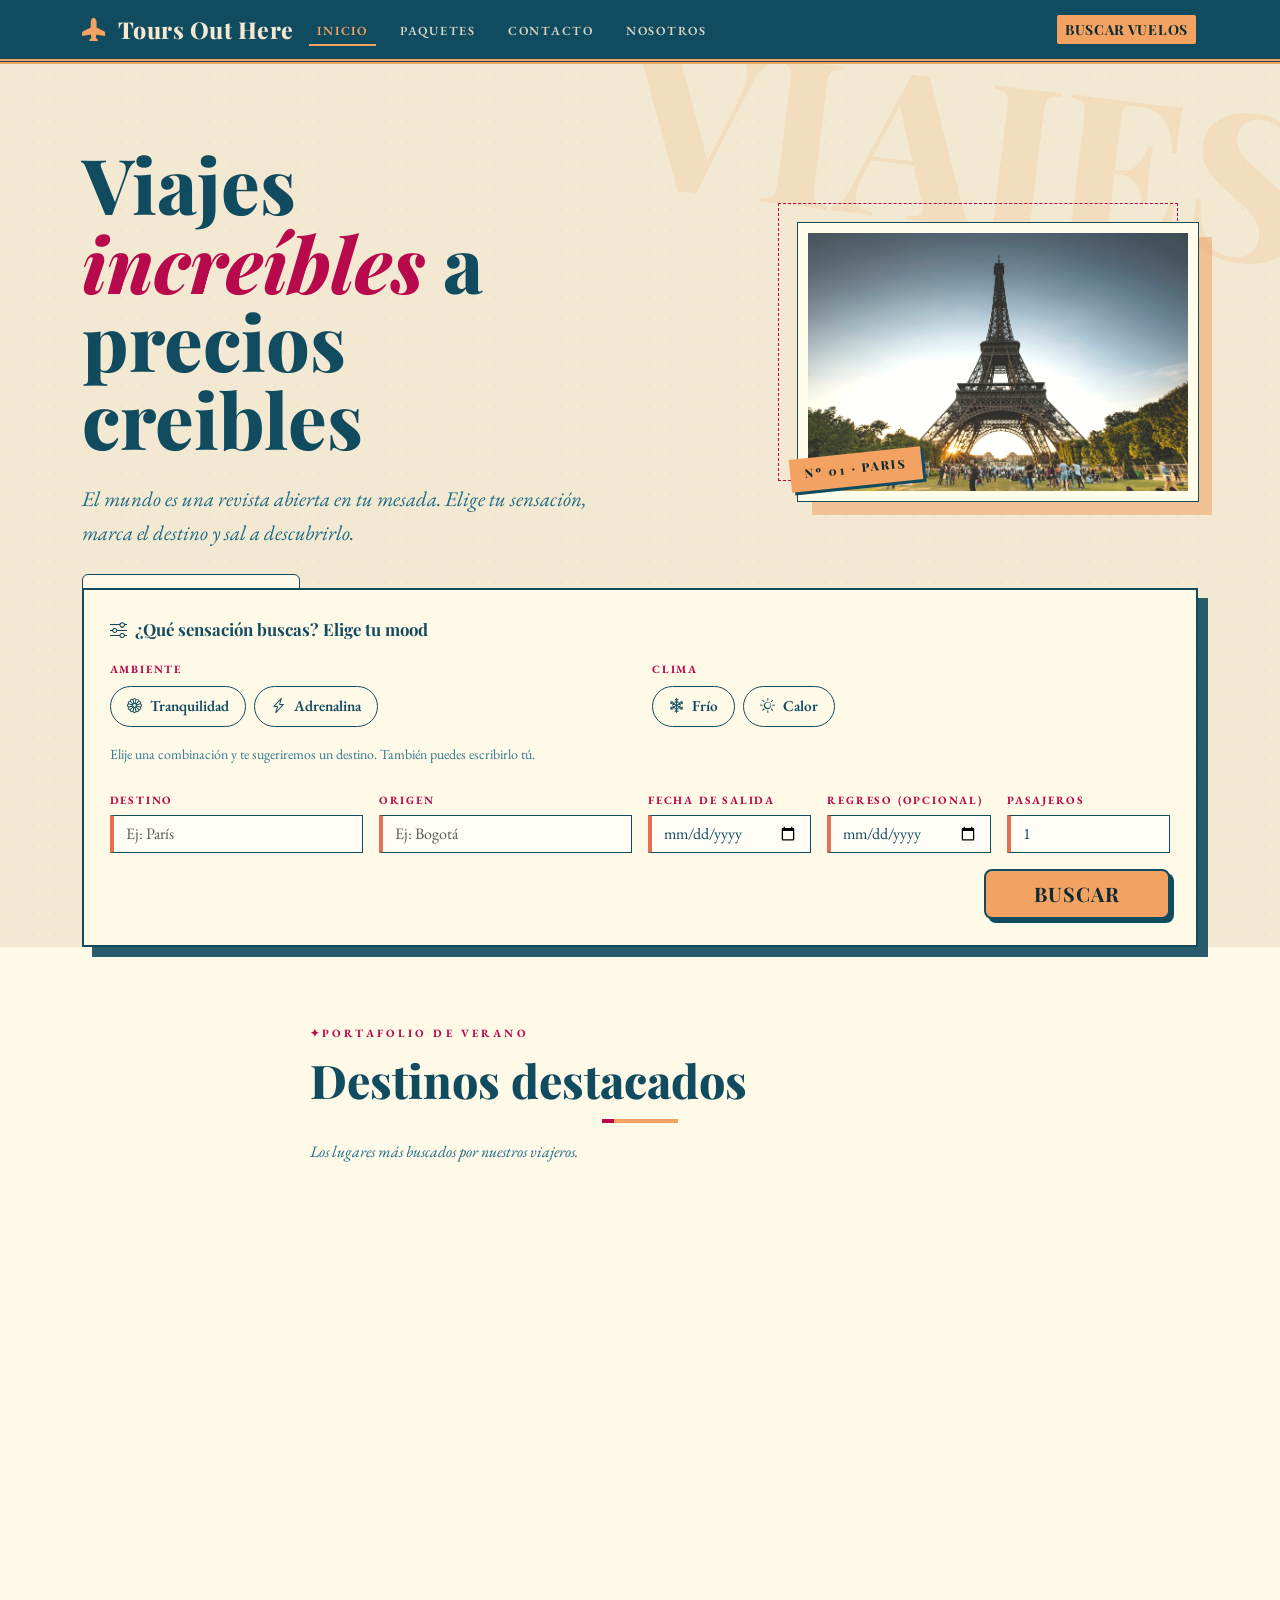
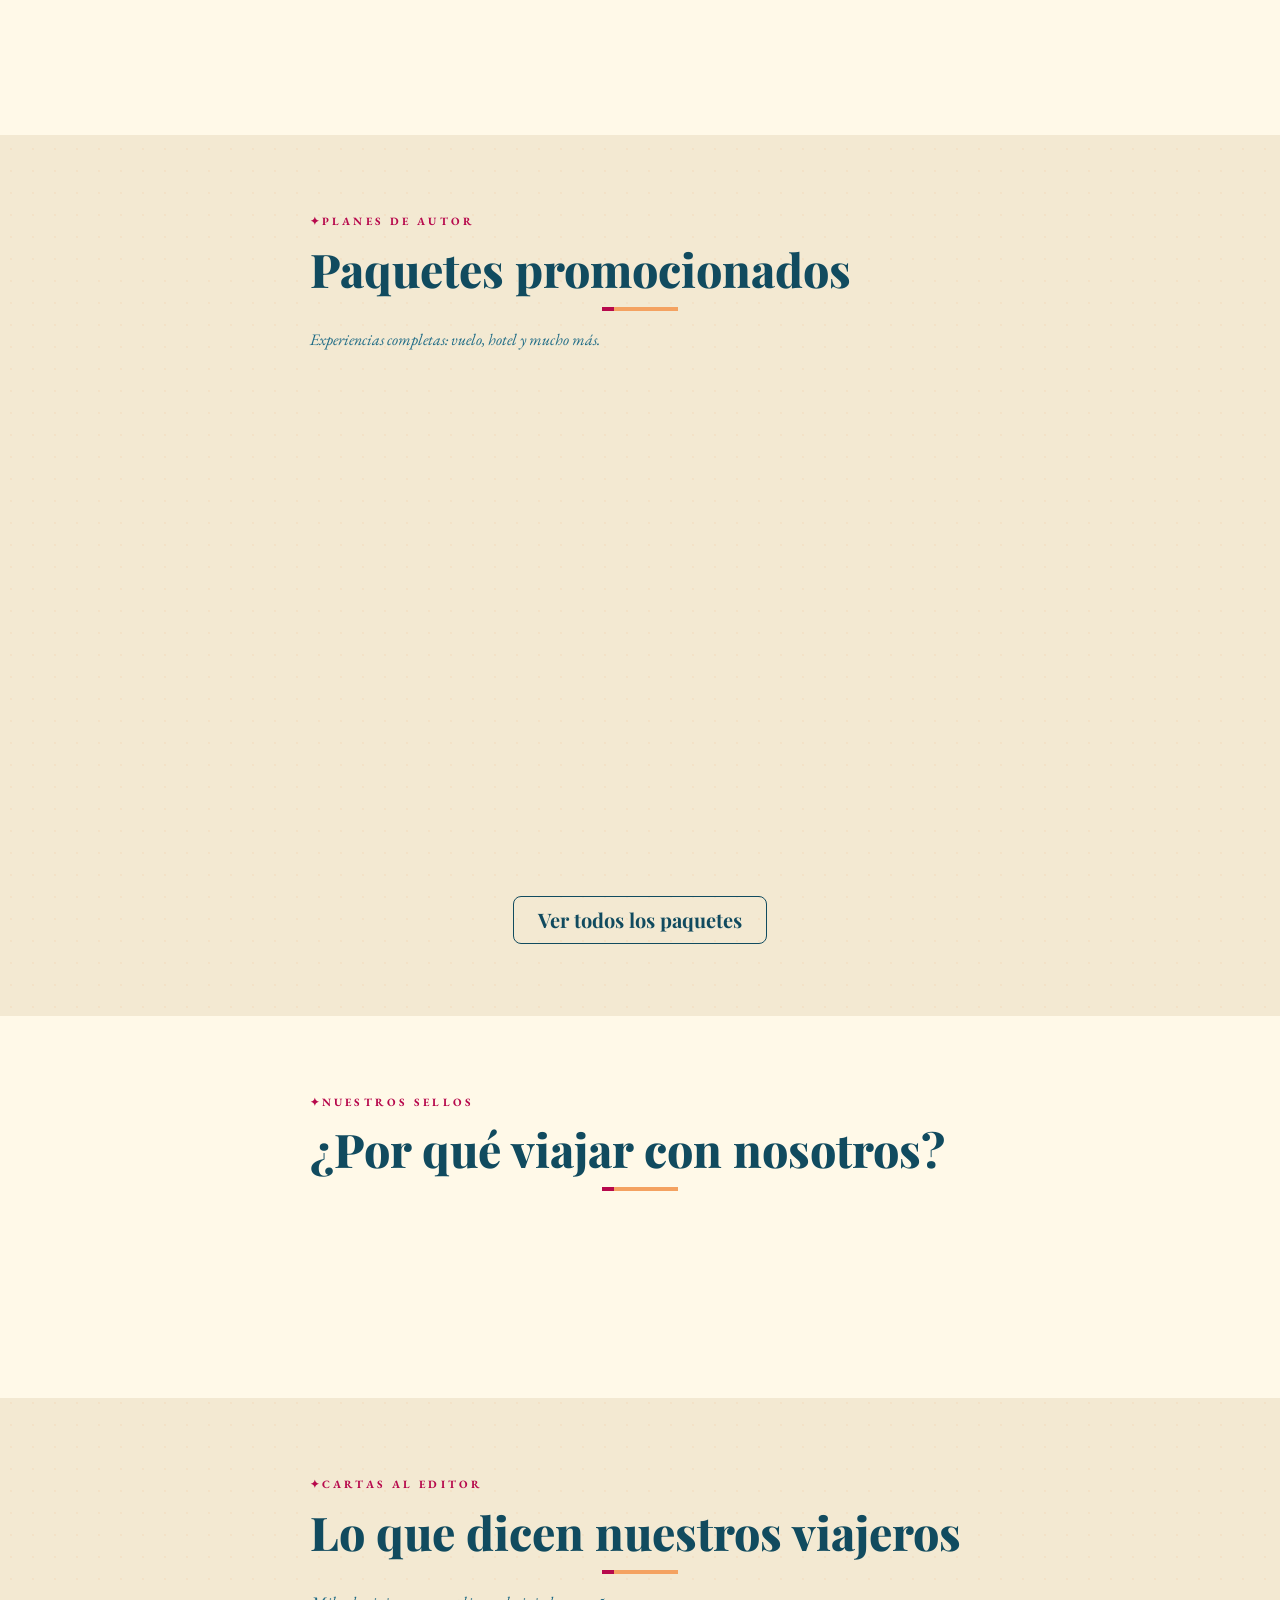
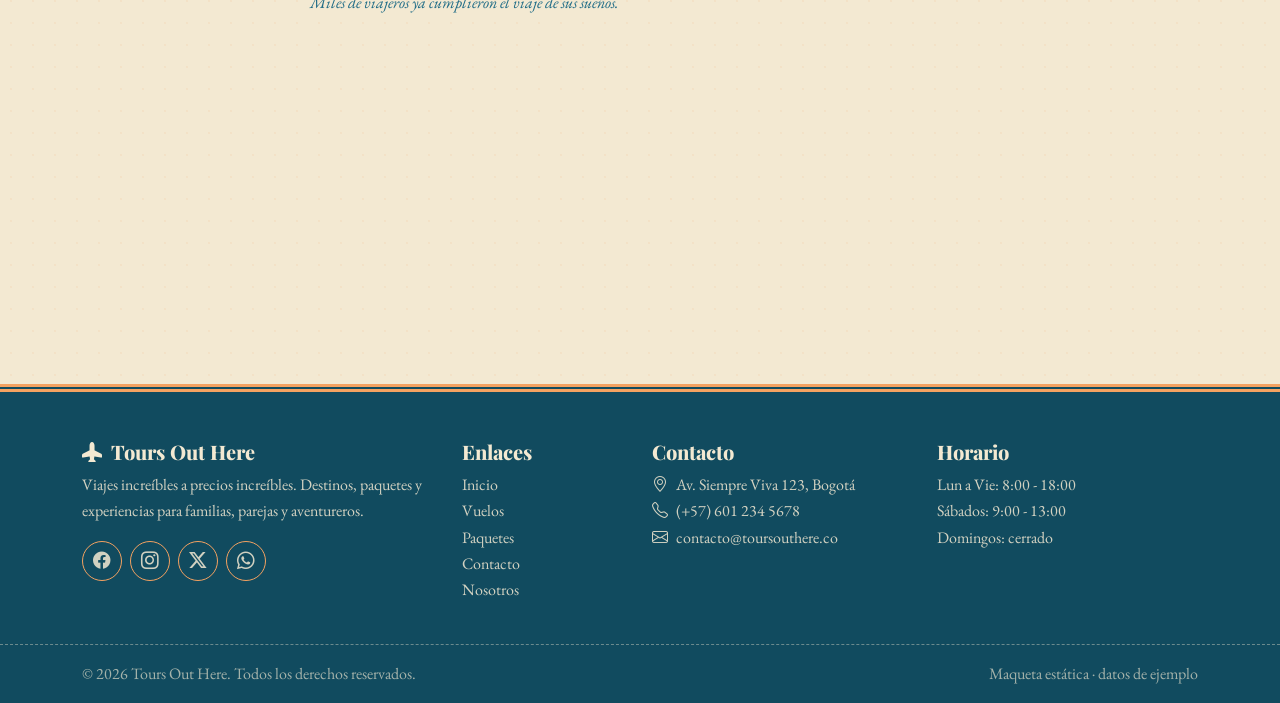
<file: index.html>
<!DOCTYPE html>
<html lang="es">
<head>
    <meta charset="UTF-8">
    <meta name="viewport" content="width=device-width, initial-scale=1.0">
    <meta name="description" content="Agencia de viajes: vuelos y paquetes turísticos con estilo editorial.">
    <title>Tours Out Here</title>
    <link rel="stylesheet" href="vendor/bootstrap/bootstrap.min.css">
    <link rel="stylesheet" href="vendor/bootstrap-icons/bootstrap-icons.min.css">
    <link rel="stylesheet" href="css/styles.css">
</head>
<body>

    <nav class="navbar navbar-expand-lg navbar-site sticky-top">
        <div class="container">
            <a class="navbar-brand" href="index.html"><i class="bi bi-airplane-fill me-2"></i> Tours Out Here</a>
            <button class="navbar-toggler" type="button" data-bs-toggle="collapse" data-bs-target="#navPrincipal" aria-controls="navPrincipal" aria-expanded="false" aria-label="Abrir menú de navegación">
                <span class="navbar-toggler-icon"></span>
            </button>
            <div class="collapse navbar-collapse" id="navPrincipal">
                <ul class="navbar-nav me-auto mb-2 mb-lg-0 gap-lg-3">
                    <li class="nav-item"><a class="nav-link active" aria-current="page" href="index.html">Inicio</a></li>
                    <li class="nav-item"><a class="nav-link" href="catalogo.html">Paquetes</a></li>
                    <li class="nav-item"><a class="nav-link" href="contacto.html">Contacto</a></li>
                    <li class="nav-item"><a class="nav-link" href="nosotros.html">Nosotros</a></li>
                </ul>
                <a href="buscar.html" class="btn boton-accent btn-sm">Buscar vuelos</a>
            </div>
        </div>
    </nav>

    <section class="hero">
        <span class="hero-marca" aria-hidden="true">VIAJES</span>
        <div class="container">
            <div class="row align-items-center g-5">
                <div class="col-lg-6">
                    <h1 class="hero-titulo mt-3">Viajes <em>increíbles</em> a precios creibles</h1>
                    <p class="hero-lead mt-4">El mundo es una revista abierta en tu mesada. Elige tu sensación, marca el destino y sal a descubrirlo.</p>
                    <a href="#destinos" class="btn btn-ver-mas mt-2">Explorar destinos <i class="bi bi-arrow-right ms-1"></i></a>
                </div>
                <div class="col-lg-6 text-center text-lg-end">
                    <figure class="passepartout">
                        <img src="img/parisFrancia.jpg" alt="La Torre Eiffel en París, Francia" class="img-fluid" style="max-width: 400px;">
                        <span class="rotulo-gira" style="bottom: 1rem; left: -0.5rem;">Nº 01 · Paris</span>
                    </figure>
                </div>
            </div>
        </div>
    </section>

    <div class="container">
        <form id="formBusquedaHero" novalidate>
            <div class="buscador">
                <div class="mood-box mb-4">
                    <p class="mood-group-title mb-3"><i class="bi bi-sliders me-1"></i> ¿Qué sensación buscas? Elige tu mood</p>
                    <div class="row g-4">
                        <div class="col-md-6">
                            <span class="mood-label mb-2 d-block">Ambiente</span>
                            <div class="d-flex flex-wrap gap-2 mood-group" data-grupo="ambiente">
                                <button type="button" class="mood-chip" data-mood="tranquilidad"><i class="bi bi-flower1"></i> Tranquilidad</button>
                                <button type="button" class="mood-chip" data-mood="adrenalina"><i class="bi bi-lightning-charge"></i> Adrenalina</button>
                            </div>
                        </div>
                        <div class="col-md-6">
                            <span class="mood-label mb-2 d-block">Clima</span>
                            <div class="d-flex flex-wrap gap-2 mood-group" data-grupo="clima">
                                <button type="button" class="mood-chip" data-mood="frio"><i class="bi bi-snow2"></i> Frío</button>
                                <button type="button" class="mood-chip" data-mood="calor"><i class="bi bi-sun"></i> Calor</button>
                            </div>
                        </div>
                    </div>
                    <p class="texto-muted small mt-3 mb-0" id="moodSugerencia">Elije una combinación y te sugeriremos un destino. También puedes escribirlo tú.</p>
                </div>
                <div class="row g-3 align-items-end">
                    <div class="col-md-4 col-lg-3">
                        <label class="form-label" for="destino">Destino</label>
                        <input type="text" class="form-control" id="destino" placeholder="Ej: París" required>
                        <div class="invalid-feedback">Indica tu destino.</div>
                    </div>
                    <div class="col-md-4 col-lg-3">
                        <label class="form-label" for="origen">Origen</label>
                        <input type="text" class="form-control" id="origen" placeholder="Ej: Bogotá" required>
                        <div class="invalid-feedback">Indica tu origen.</div>
                    </div>
                    <div class="col-md-4 col-lg-2">
                        <label class="form-label" for="fechaSalida">Fecha de salida</label>
                        <input type="date" class="form-control" id="fechaSalida">
                    </div>
                    <div class="col-md-4 col-lg-2">
                        <label class="form-label" for="fechaRegreso">Regreso (opcional)</label>
                        <input type="date" class="form-control" id="fechaRegreso">
                    </div>
                    <div class="col-md-4 col-lg-2">
                        <label class="form-label" for="pasajeros">Pasajeros</label>
                        <input type="number" class="form-control" id="pasajeros" value="1" min="1" max="9">
                    </div>
                    <div class="col-12 d-flex justify-content-end mt-3">
                        <button type="submit" class="btn boton-accent btn-lg px-5">Buscar</button>
                    </div>
                </div>
            </div>
        </form>
    </div>

    <main>
        <section class="section-site section-site--papel" id="destinos">
            <div class="container">
                <div class="section-heading">
                    <span class="kicker">Portafolio de verano</span>
                    <h2 class="mt-2">Destinos destacados</h2>
                    <div class="text-underline"></div>
                    <p>Los lugares más buscados por nuestros viajeros.</p>
                </div>
                <div class="row g-4">
                    <div class="col-sm-6 col-lg-3 reveal">
                        <article class="card card-destino h-100">
                            <span class="num-placa">Nº 01</span>
                            <img src="img/parisFrancia.jpg" class="card-img-top" alt="La Torre Eiffel en París, Francia">
                            <div class="card-body d-flex flex-column">
                                <h3 class="h5 fw-bold mb-1">París, Francia</h3>
                                <p class="precio-desde mt-auto pt-3">Desde</p>
                                <p class="precio-valor">$1.250.000</p>
                                <div class="ticket-linea"></div>
                                <a href="buscar.html" class="btn btn-ver-mas btn-sm w-100">Ver vuelos</a>
                            </div>
                        </article>
                    </div>
                    <div class="col-sm-6 col-lg-3 desplaza reveal">
                        <article class="card card-destino h-100">
                            <span class="num-placa">Nº 02</span>
                            <img src="img/romaItalia.jpg" class="card-img-top" alt="El Coliseo en Roma, Italia">
                            <div class="card-body d-flex flex-column">
                                <h3 class="h5 fw-bold mb-1">Roma, Italia</h3>
                                <p class="precio-desde mt-auto pt-3">Desde</p>
                                <p class="precio-valor">$1.480.000</p>
                                <div class="ticket-linea"></div>
                                <a href="buscar.html" class="btn btn-ver-mas btn-sm w-100">Ver vuelos</a>
                            </div>
                        </article>
                    </div>
                    <div class="col-sm-6 col-lg-3 reveal">
                        <article class="card card-destino h-100">
                            <span class="num-placa">Nº 03</span>
                            <img src="img/cartagenaColombia.jpg" class="card-img-top" alt="Centro histórico de Cartagena, Colombia">
                            <div class="card-body d-flex flex-column">
                                <h3 class="h5 fw-bold mb-1">Cartagena, Colombia</h3>
                                <p class="precio-desde mt-auto pt-3">Desde</p>
                                <p class="precio-valor">$480.000</p>
                                <div class="ticket-linea"></div>
                                <a href="buscar.html" class="btn btn-ver-mas btn-sm w-100">Ver vuelos</a>
                            </div>
                        </article>
                    </div>
                    <div class="col-sm-6 col-lg-3 desplaza reveal">
                        <article class="card card-destino h-100">
                            <span class="num-placa">Nº 04</span>
                            <img src="img/kyotoJapon.jpg" class="card-img-top" alt="Templo tradicional en Kyoto, Japón">
                            <div class="card-body d-flex flex-column">
                                <h3 class="h5 fw-bold mb-1">Kyoto, Japón</h3>
                                <p class="precio-desde mt-auto pt-3">Desde</p>
                                <p class="precio-valor">$3.050.000</p>
                                <div class="ticket-linea"></div>
                                <a href="buscar.html" class="btn btn-ver-mas btn-sm w-100">Ver vuelos</a>
                            </div>
                        </article>
                    </div>
                </div>
            </div>
        </section>

        <section class="section-site" id="paquetes">
            <div class="container">
                <div class="section-heading">
                    <span class="kicker">Planes de autor</span>
                    <h2 class="mt-2">Paquetes promocionados</h2>
                    <div class="text-underline"></div>
                    <p>Experiencias completas: vuelo, hotel y mucho más.</p>
                </div>
                <div class="row g-4">
                    <div class="col-md-6 col-lg-3 reveal">
                        <article class="card card-paquete h-100" data-paquete='{"titulo":"Romance en París","ciudad":"París, Francia","duracion":"5 días","precio":2850000,"incluye":"Vuelo ida y vuelta, hotel 4*, desayuno y city tour","img":"img/parisFrancia.jpg","descripcion":"El plan perfecto para celebrar en pareja: recorre la Torre Eiffel, el Louvre y los cafés de Montmartre."}'>
                            <span class="num-placa">Nº 05</span>
                            <img src="img/parisFrancia.jpg" class="card-img-top" alt="Imagen promocional del paquete Romance en París">
                            <div class="card-body d-flex flex-column">
                                <span class="kicker mb-1">Paquete · 5 días</span>
                                <h3 class="h5 fw-bold mb-1">Romance en París</h3>
                                <p class="texto-muted small mb-2">París, Francia</p>
                                <p class="precio-valor mt-auto mb-3">$2.850.000</p>
                                <a href="#" data-accion="detalle" class="btn btn-primary w-100">Ver detalle</a>
                            </div>
                        </article>
                    </div>
                    <div class="col-md-6 col-lg-3 desplaza reveal">
                        <article class="card card-paquete h-100" data-paquete='{"titulo":"Roma Clásica","ciudad":"Roma, Italia","duracion":"4 días","precio":2450000,"incluye":"Vuelo ida y vuelta, hotel 3*, desayuno y visitas guiadas","img":"img/romaItalia.jpg","descripcion":"Coliseo, Fontana di Trevi y el Vaticano con guías expertos en español."}'>
                            <span class="num-placa">Nº 06</span>
                            <img src="img/romaItalia.jpg" class="card-img-top" alt="Imagen promocional del paquete Roma Clásica">
                            <div class="card-body d-flex flex-column">
                                <span class="kicker mb-1">Paquete · 4 días</span>
                                <h3 class="h5 fw-bold mb-1">Roma Clásica</h3>
                                <p class="texto-muted small mb-2">Roma, Italia</p>
                                <p class="precio-valor mt-auto mb-3">$2.450.000</p>
                                <a href="#" data-accion="detalle" class="btn btn-primary w-100">Ver detalle</a>
                            </div>
                        </article>
                    </div>
                    <div class="col-md-6 col-lg-3 reveal">
                        <article class="card card-paquete h-100" data-paquete='{"titulo":"Escapada en Cartagena","ciudad":"Cartagena, Colombia","duracion":"3 días","precio":980000,"incluye":"Vuelo ida y vuelta, hotel en el Centro Histórico y paseo en chiva","img":"img/cartagenaColombia.jpg","descripcion":"Murallas, mar y color. La escapada corta perfecta para desconectar."}'>
                            <span class="num-placa">Nº 07</span>
                            <img src="img/cartagenaColombia.jpg" class="card-img-top" alt="Imagen promocional del paquete Escapada en Cartagena">
                            <div class="card-body d-flex flex-column">
                                <span class="kicker mb-1">Paquete · 3 días</span>
                                <h3 class="h5 fw-bold mb-1">Escapada en Cartagena</h3>
                                <p class="texto-muted small mb-2">Cartagena, Colombia</p>
                                <p class="precio-valor mt-auto mb-3">$980.000</p>
                                <a href="#" data-accion="detalle" class="btn btn-primary w-100">Ver detalle</a>
                            </div>
                        </article>
                    </div>
                    <div class="col-md-6 col-lg-3 desplaza reveal">
                        <article class="card card-paquete h-100" data-paquete='{"titulo":"Japón Mágico","ciudad":"Kyoto, Japón","duracion":"8 días","precio":6900000,"incluye":"Vuelo ida y vuelta, hoteles, tren bala y tours","img":"img/kyotoJapon.jpg","descripcion":"Templos, tecnología y tradición: un viaje inolvidable por Japón."}'>
                            <span class="num-placa">Nº 08</span>
                            <img src="img/kyotoJapon.jpg" class="card-img-top" alt="Imagen promocional del paquete Japón Mágico">
                            <div class="card-body d-flex flex-column">
                                <span class="kicker mb-1">Paquete · 8 días</span>
                                <h3 class="h5 fw-bold mb-1">Japón Mágico</h3>
                                <p class="texto-muted small mb-2">Kyoto, Japón</p>
                                <p class="precio-valor mt-auto mb-3">$6.900.000</p>
                                <a href="#" data-accion="detalle" class="btn btn-primary w-100">Ver detalle</a>
                            </div>
                        </article>
                    </div>
                </div>
                <div class="text-center mt-5">
                    <a href="catalogo.html" class="btn btn-outline-primary btn-lg px-4">Ver todos los paquetes</a>
                </div>
            </div>
        </section>

        <section class="section-site section-site--papel pb-0" id="beneficios">
            <div class="container">
                <div class="section-heading">
                    <span class="kicker">Nuestros sellos</span>
                    <h2 class="mt-2">¿Por qué viajar con nosotros?</h2>
                    <div class="text-underline"></div>
                </div>
                <div class="row g-4 text-center">
                    <div class="col-md-4 reveal">
                        <i class="bi bi-tags fs-1 text-primary"></i>
                        <h3 class="h5 fw-bold mt-2">Mejores precios</h3>
                        <p class="texto-muted mb-0">Tarifas especiales y paquetes todo incluido para tu presupuesto.</p>
                    </div>
                    <div class="col-md-4 desplaza reveal">
                        <i class="bi bi-headset fs-1 text-primary"></i>
                        <h3 class="h5 fw-bold mt-2">Soporte 24/7</h3>
                        <p class="texto-muted mb-0">Te acompañamos antes, durante y después de tu viaje.</p>
                    </div>
                    <div class="col-md-4 reveal">
                        <i class="bi bi-shield-check fs-1 text-primary"></i>
                        <h3 class="h5 fw-bold mt-2">Reservas seguras</h3>
                        <p class="texto-muted mb-0">Confirmación inmediata y atención personalizada.</p>
                    </div>
                </div>
            </div>
        </section>

        <section class="section-site" id="testimonios">
            <div class="container">
                <div class="section-heading">
                    <span class="kicker">Cartas al editor</span>
                    <h2 class="mt-2">Lo que dicen nuestros viajeros</h2>
                    <div class="text-underline"></div>
                    <p>Miles de viajeros ya cumplieron el viaje de sus sueños.</p>
                </div>
                <div class="row g-4">
                    <div class="col-md-4 reveal">
                        <div class="testimonio">
                            <div class="estrellas mb-2"><i class="bi bi-star-fill"></i><i class="bi bi-star-fill"></i><i class="bi bi-star-fill"></i><i class="bi bi-star-fill"></i><i class="bi bi-star-fill"></i></div>
                            <blockquote>"Mi viaje a París fue perfecto. El paquete incluía todo y el precio fue el mejor que encontré."</blockquote>
                            <div class="d-flex align-items-center gap-3 mt-3">
                                <div class="avatar-testimonio">CM</div>
                                <div>
                                    <p class="mb-0 fw-bold">Carmen Martínez</p>
                                    <p class="mb-0 texto-muted small">Paquete Romance en París</p>
                                </div>
                            </div>
                        </div>
                    </div>
                    <div class="col-md-4 desplaza reveal">
                        <div class="testimonio">
                            <div class="estrellas mb-2"><i class="bi bi-star-fill"></i><i class="bi bi-star-fill"></i><i class="bi bi-star-fill"></i><i class="bi bi-star-fill"></i><i class="bi bi-star-fill"></i></div>
                            <blockquote>"Reservé un vuelo a Cartagena en minutos. Todo claro, sin letra pequeña y con confirmación inmediata."</blockquote>
                            <div class="d-flex align-items-center gap-3 mt-3">
                                <div class="avatar-testimonio">JR</div>
                                <div>
                                    <p class="mb-0 fw-bold">Jorge Restrepo</p>
                                    <p class="mb-0 texto-muted small">Vuelo Bogotá - Cartagena</p>
                                </div>
                            </div>
                        </div>
                    </div>
                    <div class="col-md-4 reveal">
                        <div class="testimonio">
                            <div class="estrellas mb-2"><i class="bi bi-star-fill"></i><i class="bi bi-star-fill"></i><i class="bi bi-star-fill"></i><i class="bi bi-star-fill"></i><i class="bi bi-star-half"></i></div>
                            <blockquote>"El viaje a Japón superó todas mis expectativas. Los guías y hoteles fueron excelentes."</blockquote>
                            <div class="d-flex align-items-center gap-3 mt-3">
                                <div class="avatar-testimonio">LG</div>
                                <div>
                                    <p class="mb-0 fw-bold">Laura Gómez</p>
                                    <p class="mb-0 texto-muted small">Paquete Japón Mágico</p>
                                </div>
                            </div>
                        </div>
                    </div>
                </div>
            </div>
        </section>
    </main>

    <footer class="footer-site pt-5">
        <div class="container">
            <div class="row g-4">
                <div class="col-lg-4 col-md-6">
                    <h5><i class="bi bi-airplane-fill me-1"></i> Tours Out Here</h5>
                    <p>Viajes increíbles a precios increíbles. Destinos, paquetes y experiencias para familias, parejas y aventureros.</p>
                    <div class="d-flex gap-2 mt-3 redes">
                        <a href="#" aria-label="Facebook"><i class="bi bi-facebook"></i></a>
                        <a href="#" aria-label="Instagram"><i class="bi bi-instagram"></i></a>
                        <a href="#" aria-label="X, antes Twitter"><i class="bi bi-twitter-x"></i></a>
                        <a href="#" aria-label="WhatsApp"><i class="bi bi-whatsapp"></i></a>
                    </div>
                </div>
                <div class="col-lg-2 col-md-6">
                    <h5>Enlaces</h5>
                    <ul class="list-unstyled">
                        <li><a href="index.html">Inicio</a></li>
                        <li><a href="buscar.html">Vuelos</a></li>
                        <li><a href="catalogo.html">Paquetes</a></li>
                        <li><a href="contacto.html">Contacto</a></li>
                        <li><a href="nosotros.html">Nosotros</a></li>
                    </ul>
                </div>
                <div class="col-lg-3 col-md-6">
                    <h5>Contacto</h5>
                    <ul class="list-unstyled">
                        <li><i class="bi bi-geo-alt me-2"></i>Av. Siempre Viva 123, Bogotá</li>
                        <li><i class="bi bi-telephone me-2"></i>(+57) 601 234 5678</li>
                        <li><i class="bi bi-envelope me-2"></i>contacto@toursouthere.co</li>
                    </ul>
                </div>
                <div class="col-lg-3 col-md-6">
                    <h5>Horario</h5>
                    <ul class="list-unstyled">
                        <li>Lun a Vie: 8:00 - 18:00</li>
                        <li>Sábados: 9:00 - 13:00</li>
                        <li>Domingos: cerrado</li>
                    </ul>
                </div>
            </div>
        </div>
        <div class="footer-bottom py-3 mt-4">
            <div class="container d-flex flex-column flex-md-row justify-content-between align-items-center gap-2">
                <p class="mb-0">&copy; 2026 Tours Out Here. Todos los derechos reservados.</p>
                <p class="mb-0">Maqueta estática · datos de ejemplo</p>
            </div>
        </div>
    </footer>

    <script src="vendor/bootstrap/bootstrap.bundle.min.js"></script>
    <script src="js/main.js"></script>
</body>
</html>
</file>
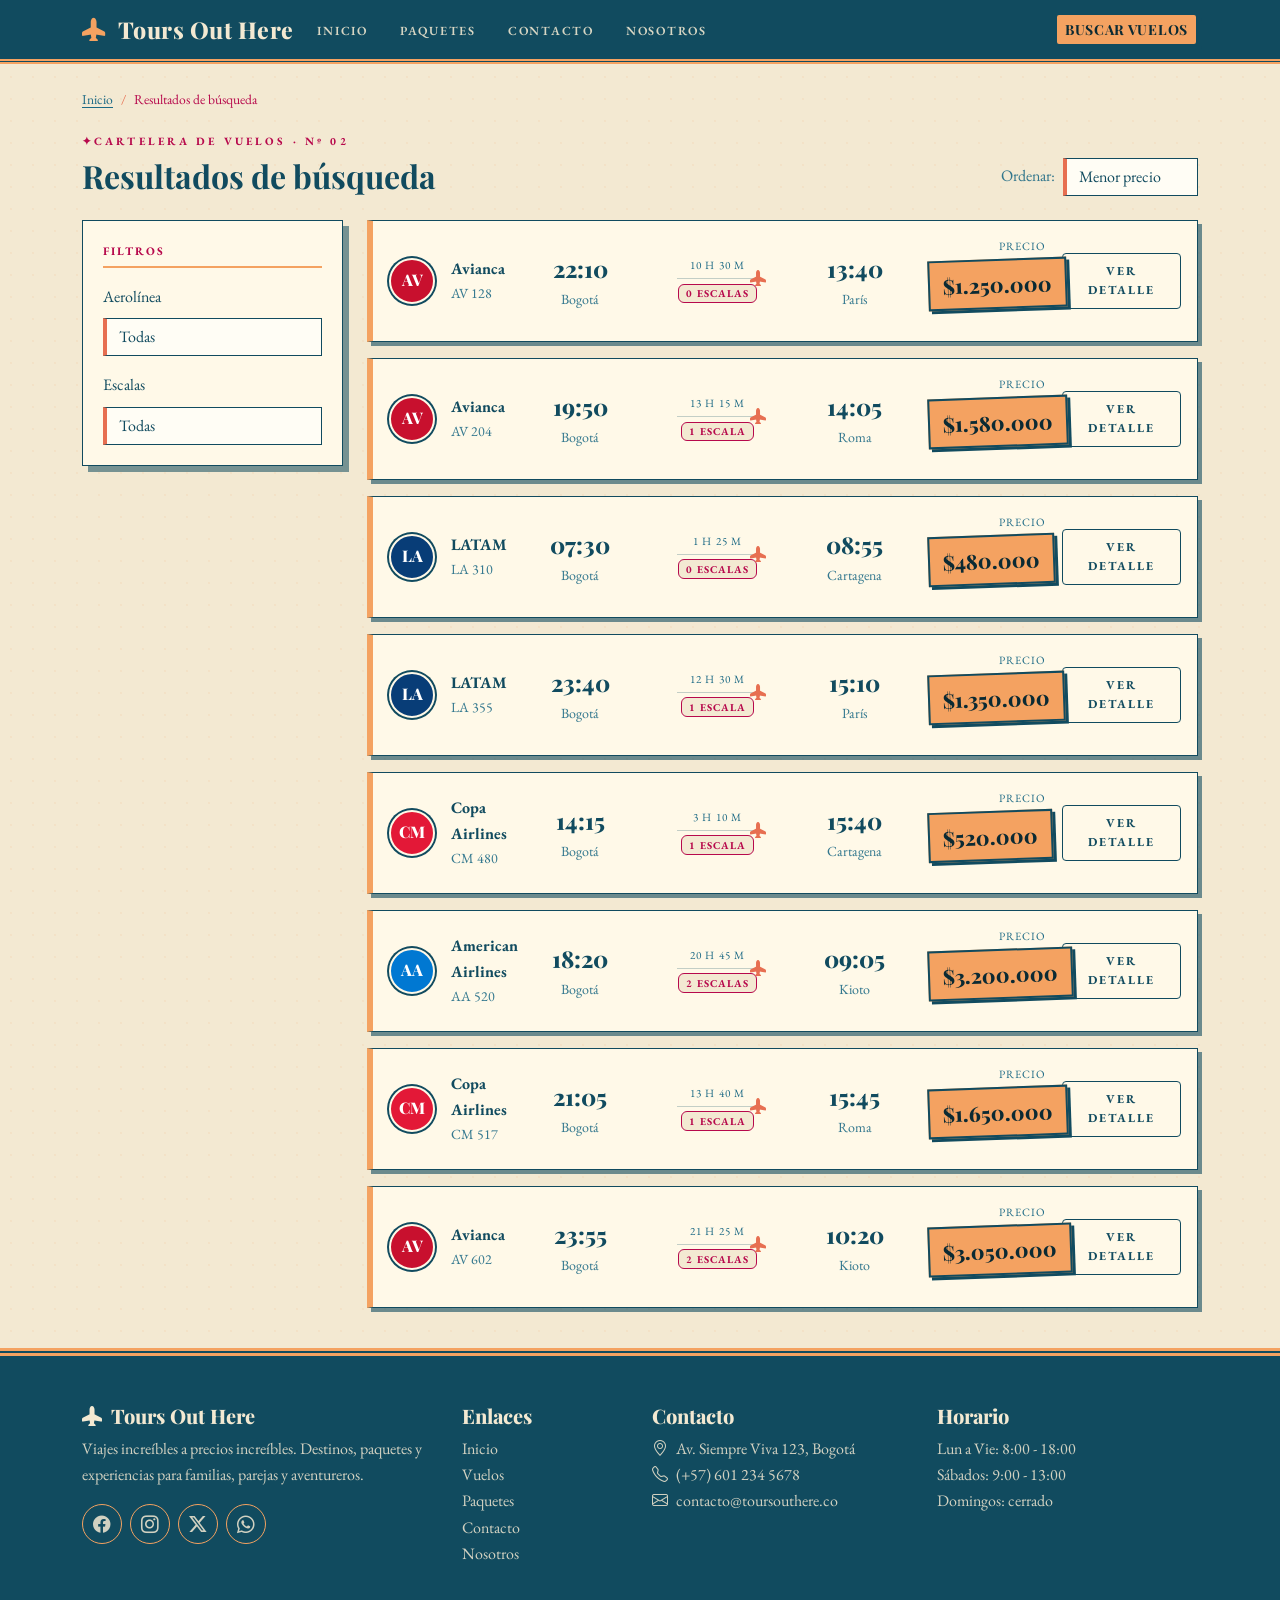
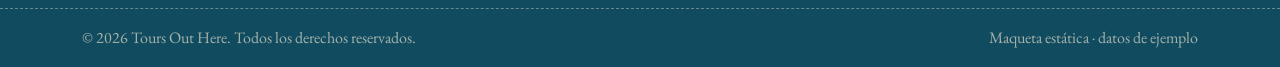
<file: buscar.html>
<!DOCTYPE html>
<html lang="es">
<head>
    <meta charset="UTF-8">
    <meta name="viewport" content="width=device-width, initial-scale=1.0">
    <meta name="description" content="Resultados de búsqueda de vuelos de la Tours Out Here.">
    <title>Resultados de búsqueda | Tours Out Here</title>
    <link rel="stylesheet" href="vendor/bootstrap/bootstrap.min.css">
    <link rel="stylesheet" href="vendor/bootstrap-icons/bootstrap-icons.min.css">
    <link rel="stylesheet" href="css/styles.css">
</head>
<body>

    <nav class="navbar navbar-expand-lg navbar-site sticky-top">
        <div class="container">
            <a class="navbar-brand" href="index.html"><i class="bi bi-airplane-fill me-2"></i> Tours Out Here</a>
            <button class="navbar-toggler" type="button" data-bs-toggle="collapse" data-bs-target="#navPrincipal" aria-controls="navPrincipal" aria-expanded="false" aria-label="Abrir menú de navegación">
                <span class="navbar-toggler-icon"></span>
            </button>
            <div class="collapse navbar-collapse" id="navPrincipal">
                <ul class="navbar-nav me-auto mb-2 mb-lg-0 gap-lg-3">
                    <li class="nav-item"><a class="nav-link" href="index.html">Inicio</a></li>
                    <li class="nav-item"><a class="nav-link" href="catalogo.html">Paquetes</a></li>
                    <li class="nav-item"><a class="nav-link" href="contacto.html">Contacto</a></li>
                    <li class="nav-item"><a class="nav-link" href="nosotros.html">Nosotros</a></li>
                </ul>
                <a href="buscar.html" class="btn boton-accent btn-sm">Buscar vuelos</a>
            </div>
        </div>
    </nav>

    <main class="container py-4">
        <nav aria-label="breadcrumb">
            <ol class="breadcrumb mb-3">
                <li class="breadcrumb-item"><a href="index.html">Inicio</a></li>
                <li class="breadcrumb-item active" aria-current="page">Resultados de búsqueda</li>
            </ol>
        </nav>

        <div class="d-flex flex-wrap align-items-end justify-content-between gap-2 mb-4">
            <div>
                <span class="kicker">Cartelera de vuelos · Nº 02</span>
                <h1 class="h2 fw-bold mb-0 mt-1">Resultados de búsqueda</h1>
                <span id="chipBusqueda" class="badge badge-escala mt-2 d-none"></span>
            </div>
            <div class="d-flex align-items-center gap-2">
                <label for="sortPrecio" class="form-label mb-0 texto-muted">Ordenar:</label>
                <select id="sortPrecio" class="form-select" style="width: auto;">
                    <option value="asc">Menor precio</option>
                    <option value="desc">Mayor precio</option>
                </select>
            </div>
        </div>

        <div class="row g-4">
            <aside class="col-lg-3">
                <div class="panel-filtros">
                    <p class="titulo-filtro mb-3">Filtros</p>
                    <div class="mb-3">
                        <label for="filtroAerolinea" class="form-label">Aerolínea</label>
                        <select id="filtroAerolinea" class="form-select">
                            <option value="">Todas</option>
                            <option value="AV">Avianca</option>
                            <option value="LA">LATAM</option>
                            <option value="CM">Copa Airlines</option>
                            <option value="AA">American Airlines</option>
                        </select>
                    </div>
                    <div>
                        <label for="filtroEscalas" class="form-label">Escalas</label>
                        <select id="filtroEscalas" class="form-select">
                            <option value="">Todas</option>
                            <option value="0">Directo</option>
                            <option value="1">1 escala</option>
                            <option value="2">2 o más</option>
                        </select>
                    </div>
                </div>
            </aside>

            <div class="col-lg-9">
                <div data-flights-list>
                    <div class="col-12 col-flight">
                        <article class="flight-card p-3 mb-3" data-aerolinea="AV" data-escalas="0" data-precio="1250000" data-vuelo='{"aerolinea":"Avianca","codigo":"AV 128","origen":"Bogotá","destino":"París","salida":"22:10","llegada":"13:40","escala":0,"precio":1250000,"duracion":"10 h 30 min","img":"img/parisFrancia.jpg"}'>
                            <div class="row align-items-center g-3">
                                <div class="col-lg-2 col-md-3 d-flex align-items-center gap-3">
                                    <div class="logo-aerolinea" style="background-color:#c8102e;">AV</div>
                                    <div>
                                        <p class="mb-0 fw-bold">Avianca</p>
                                        <p class="mb-0 texto-muted small">AV 128</p>
                                    </div>
                                </div>
                                <div class="col-lg-6 col-md-5">
                                    <div class="row align-items-center text-center">
                                        <div class="col-4">
                                            <p class="hora-vuelo mb-0">22:10</p>
                                            <p class="mb-0 texto-muted small">Bogotá</p>
                                        </div>
                                        <div class="col-4">
                                            <p class="duracion-vuelo mb-1">10 h 30 m</p>
                                            <div class="position-relative mx-3">
                                                <hr class="my-0">
                                                <i class="bi bi-airplane-fill position-absolute top-50 start-100 translate-middle icono-vuelo"></i>
                                            </div>
                                            <span class="badge badge-escala mt-1">0 escalas</span>
                                        </div>
                                        <div class="col-4">
                                            <p class="hora-vuelo mb-0">13:40</p>
                                            <p class="mb-0 texto-muted small">París</p>
                                        </div>
                                    </div>
                                </div>
                                <div class="col-lg-2 col-md-2 text-md-end">
                                    <p class="duracion-vuelo mb-1">Precio</p>
                                    <p class="precio-sello">$1.250.000</p>
                                </div>
                                <div class="col-lg-2 col-md-2">
                                    <a href="#" data-accion="detalle" class="btn btn-ver-mas btn-sm w-100">Ver detalle</a>
                                </div>
                            </div>
                        </article>
                    </div>

                    <div class="col-12 col-flight">
                        <article class="flight-card p-3 mb-3" data-aerolinea="AV" data-escalas="1" data-precio="1580000" data-vuelo='{"aerolinea":"Avianca","codigo":"AV 204","origen":"Bogotá","destino":"Roma","salida":"19:50","llegada":"14:05","escala":1,"precio":1580000,"duracion":"13 h 15 min","img":"img/romaItalia.jpg"}'>
                            <div class="row align-items-center g-3">
                                <div class="col-lg-2 col-md-3 d-flex align-items-center gap-3">
                                    <div class="logo-aerolinea" style="background-color:#c8102e;">AV</div>
                                    <div>
                                        <p class="mb-0 fw-bold">Avianca</p>
                                        <p class="mb-0 texto-muted small">AV 204</p>
                                    </div>
                                </div>
                                <div class="col-lg-6 col-md-5">
                                    <div class="row align-items-center text-center">
                                        <div class="col-4">
                                            <p class="hora-vuelo mb-0">19:50</p>
                                            <p class="mb-0 texto-muted small">Bogotá</p>
                                        </div>
                                        <div class="col-4">
                                            <p class="duracion-vuelo mb-1">13 h 15 m</p>
                                            <div class="position-relative mx-3">
                                                <hr class="my-0">
                                                <i class="bi bi-airplane-fill position-absolute top-50 start-100 translate-middle icono-vuelo"></i>
                                            </div>
                                            <span class="badge badge-escala mt-1">1 escala</span>
                                        </div>
                                        <div class="col-4">
                                            <p class="hora-vuelo mb-0">14:05</p>
                                            <p class="mb-0 texto-muted small">Roma</p>
                                        </div>
                                    </div>
                                </div>
                                <div class="col-lg-2 col-md-2 text-md-end">
                                    <p class="duracion-vuelo mb-1">Precio</p>
                                    <p class="precio-sello">$1.580.000</p>
                                </div>
                                <div class="col-lg-2 col-md-2">
                                    <a href="#" data-accion="detalle" class="btn btn-ver-mas btn-sm w-100">Ver detalle</a>
                                </div>
                            </div>
                        </article>
                    </div>

                    <div class="col-12 col-flight">
                        <article class="flight-card p-3 mb-3" data-aerolinea="LA" data-escalas="0" data-precio="480000" data-vuelo='{"aerolinea":"LATAM","codigo":"LA 310","origen":"Bogotá","destino":"Cartagena","salida":"07:30","llegada":"08:55","escala":0,"precio":480000,"duracion":"1 h 25 min","img":"img/cartagenaColombia.jpg"}'>
                            <div class="row align-items-center g-3">
                                <div class="col-lg-2 col-md-3 d-flex align-items-center gap-3">
                                    <div class="logo-aerolinea" style="background-color:#083d77;">LA</div>
                                    <div>
                                        <p class="mb-0 fw-bold">LATAM</p>
                                        <p class="mb-0 texto-muted small">LA 310</p>
                                    </div>
                                </div>
                                <div class="col-lg-6 col-md-5">
                                    <div class="row align-items-center text-center">
                                        <div class="col-4">
                                            <p class="hora-vuelo mb-0">07:30</p>
                                            <p class="mb-0 texto-muted small">Bogotá</p>
                                        </div>
                                        <div class="col-4">
                                            <p class="duracion-vuelo mb-1">1 h 25 m</p>
                                            <div class="position-relative mx-3">
                                                <hr class="my-0">
                                                <i class="bi bi-airplane-fill position-absolute top-50 start-100 translate-middle icono-vuelo"></i>
                                            </div>
                                            <span class="badge badge-escala mt-1">0 escalas</span>
                                        </div>
                                        <div class="col-4">
                                            <p class="hora-vuelo mb-0">08:55</p>
                                            <p class="mb-0 texto-muted small">Cartagena</p>
                                        </div>
                                    </div>
                                </div>
                                <div class="col-lg-2 col-md-2 text-md-end">
                                    <p class="duracion-vuelo mb-1">Precio</p>
                                    <p class="precio-sello">$480.000</p>
                                </div>
                                <div class="col-lg-2 col-md-2">
                                    <a href="#" data-accion="detalle" class="btn btn-ver-mas btn-sm w-100">Ver detalle</a>
                                </div>
                            </div>
                        </article>
                    </div>

                    <div class="col-12 col-flight">
                        <article class="flight-card p-3 mb-3" data-aerolinea="LA" data-escalas="1" data-precio="1350000" data-vuelo='{"aerolinea":"LATAM","codigo":"LA 355","origen":"Bogotá","destino":"París","salida":"23:40","llegada":"15:10","escala":1,"precio":1350000,"duracion":"12 h 30 min","img":"img/parisFrancia.jpg"}'>
                            <div class="row align-items-center g-3">
                                <div class="col-lg-2 col-md-3 d-flex align-items-center gap-3">
                                    <div class="logo-aerolinea" style="background-color:#083d77;">LA</div>
                                    <div>
                                        <p class="mb-0 fw-bold">LATAM</p>
                                        <p class="mb-0 texto-muted small">LA 355</p>
                                    </div>
                                </div>
                                <div class="col-lg-6 col-md-5">
                                    <div class="row align-items-center text-center">
                                        <div class="col-4">
                                            <p class="hora-vuelo mb-0">23:40</p>
                                            <p class="mb-0 texto-muted small">Bogotá</p>
                                        </div>
                                        <div class="col-4">
                                            <p class="duracion-vuelo mb-1">12 h 30 m</p>
                                            <div class="position-relative mx-3">
                                                <hr class="my-0">
                                                <i class="bi bi-airplane-fill position-absolute top-50 start-100 translate-middle icono-vuelo"></i>
                                            </div>
                                            <span class="badge badge-escala mt-1">1 escala</span>
                                        </div>
                                        <div class="col-4">
                                            <p class="hora-vuelo mb-0">15:10</p>
                                            <p class="mb-0 texto-muted small">París</p>
                                        </div>
                                    </div>
                                </div>
                                <div class="col-lg-2 col-md-2 text-md-end">
                                    <p class="duracion-vuelo mb-1">Precio</p>
                                    <p class="precio-sello">$1.350.000</p>
                                </div>
                                <div class="col-lg-2 col-md-2">
                                    <a href="#" data-accion="detalle" class="btn btn-ver-mas btn-sm w-100">Ver detalle</a>
                                </div>
                            </div>
                        </article>
                    </div>

                    <div class="col-12 col-flight">
                        <article class="flight-card p-3 mb-3" data-aerolinea="CM" data-escalas="1" data-precio="520000" data-vuelo='{"aerolinea":"Copa Airlines","codigo":"CM 480","origen":"Bogotá","destino":"Cartagena","salida":"14:15","llegada":"15:40","escala":1,"precio":520000,"duracion":"3 h 10 min","img":"img/cartagenaColombia.jpg"}'>
                            <div class="row align-items-center g-3">
                                <div class="col-lg-2 col-md-3 d-flex align-items-center gap-3">
                                    <div class="logo-aerolinea" style="background-color:#e31837;">CM</div>
                                    <div>
                                        <p class="mb-0 fw-bold">Copa Airlines</p>
                                        <p class="mb-0 texto-muted small">CM 480</p>
                                    </div>
                                </div>
                                <div class="col-lg-6 col-md-5">
                                    <div class="row align-items-center text-center">
                                        <div class="col-4">
                                            <p class="hora-vuelo mb-0">14:15</p>
                                            <p class="mb-0 texto-muted small">Bogotá</p>
                                        </div>
                                        <div class="col-4">
                                            <p class="duracion-vuelo mb-1">3 h 10 m</p>
                                            <div class="position-relative mx-3">
                                                <hr class="my-0">
                                                <i class="bi bi-airplane-fill position-absolute top-50 start-100 translate-middle icono-vuelo"></i>
                                            </div>
                                            <span class="badge badge-escala mt-1">1 escala</span>
                                        </div>
                                        <div class="col-4">
                                            <p class="hora-vuelo mb-0">15:40</p>
                                            <p class="mb-0 texto-muted small">Cartagena</p>
                                        </div>
                                    </div>
                                </div>
                                <div class="col-lg-2 col-md-2 text-md-end">
                                    <p class="duracion-vuelo mb-1">Precio</p>
                                    <p class="precio-sello">$520.000</p>
                                </div>
                                <div class="col-lg-2 col-md-2">
                                    <a href="#" data-accion="detalle" class="btn btn-ver-mas btn-sm w-100">Ver detalle</a>
                                </div>
                            </div>
                        </article>
                    </div>

                    <div class="col-12 col-flight">
                        <article class="flight-card p-3 mb-3" data-aerolinea="AA" data-escalas="2" data-precio="3200000" data-vuelo='{"aerolinea":"American Airlines","codigo":"AA 520","origen":"Bogotá","destino":"Kioto","salida":"18:20","llegada":"09:05","escala":2,"precio":3200000,"duracion":"20 h 45 min","img":"img/kyotoJapon.jpg"}'>
                            <div class="row align-items-center g-3">
                                <div class="col-lg-2 col-md-3 d-flex align-items-center gap-3">
                                    <div class="logo-aerolinea" style="background-color:#0078d2;">AA</div>
                                    <div>
                                        <p class="mb-0 fw-bold">American Airlines</p>
                                        <p class="mb-0 texto-muted small">AA 520</p>
                                    </div>
                                </div>
                                <div class="col-lg-6 col-md-5">
                                    <div class="row align-items-center text-center">
                                        <div class="col-4">
                                            <p class="hora-vuelo mb-0">18:20</p>
                                            <p class="mb-0 texto-muted small">Bogotá</p>
                                        </div>
                                        <div class="col-4">
                                            <p class="duracion-vuelo mb-1">20 h 45 m</p>
                                            <div class="position-relative mx-3">
                                                <hr class="my-0">
                                                <i class="bi bi-airplane-fill position-absolute top-50 start-100 translate-middle icono-vuelo"></i>
                                            </div>
                                            <span class="badge badge-escala mt-1">2 escalas</span>
                                        </div>
                                        <div class="col-4">
                                            <p class="hora-vuelo mb-0">09:05</p>
                                            <p class="mb-0 texto-muted small">Kioto</p>
                                        </div>
                                    </div>
                                </div>
                                <div class="col-lg-2 col-md-2 text-md-end">
                                    <p class="duracion-vuelo mb-1">Precio</p>
                                    <p class="precio-sello">$3.200.000</p>
                                </div>
                                <div class="col-lg-2 col-md-2">
                                    <a href="#" data-accion="detalle" class="btn btn-ver-mas btn-sm w-100">Ver detalle</a>
                                </div>
                            </div>
                        </article>
                    </div>

                    <div class="col-12 col-flight">
                        <article class="flight-card p-3 mb-3" data-aerolinea="CM" data-escalas="1" data-precio="1650000" data-vuelo='{"aerolinea":"Copa Airlines","codigo":"CM 517","origen":"Bogotá","destino":"Roma","salida":"21:05","llegada":"15:45","escala":1,"precio":1650000,"duracion":"13 h 40 min","img":"img/romaItalia.jpg"}'>
                            <div class="row align-items-center g-3">
                                <div class="col-lg-2 col-md-3 d-flex align-items-center gap-3">
                                    <div class="logo-aerolinea" style="background-color:#e31837;">CM</div>
                                    <div>
                                        <p class="mb-0 fw-bold">Copa Airlines</p>
                                        <p class="mb-0 texto-muted small">CM 517</p>
                                    </div>
                                </div>
                                <div class="col-lg-6 col-md-5">
                                    <div class="row align-items-center text-center">
                                        <div class="col-4">
                                            <p class="hora-vuelo mb-0">21:05</p>
                                            <p class="mb-0 texto-muted small">Bogotá</p>
                                        </div>
                                        <div class="col-4">
                                            <p class="duracion-vuelo mb-1">13 h 40 m</p>
                                            <div class="position-relative mx-3">
                                                <hr class="my-0">
                                                <i class="bi bi-airplane-fill position-absolute top-50 start-100 translate-middle icono-vuelo"></i>
                                            </div>
                                            <span class="badge badge-escala mt-1">1 escala</span>
                                        </div>
                                        <div class="col-4">
                                            <p class="hora-vuelo mb-0">15:45</p>
                                            <p class="mb-0 texto-muted small">Roma</p>
                                        </div>
                                    </div>
                                </div>
                                <div class="col-lg-2 col-md-2 text-md-end">
                                    <p class="duracion-vuelo mb-1">Precio</p>
                                    <p class="precio-sello">$1.650.000</p>
                                </div>
                                <div class="col-lg-2 col-md-2">
                                    <a href="#" data-accion="detalle" class="btn btn-ver-mas btn-sm w-100">Ver detalle</a>
                                </div>
                            </div>
                        </article>
                    </div>

                    <div class="col-12 col-flight">
                        <article class="flight-card p-3 mb-3" data-aerolinea="AV" data-escalas="2" data-precio="3050000" data-vuelo='{"aerolinea":"Avianca","codigo":"AV 602","origen":"Bogotá","destino":"Kioto","salida":"23:55","llegada":"10:20","escala":2,"precio":3050000,"duracion":"21 h 25 min","img":"img/kyotoJapon.jpg"}'>
                            <div class="row align-items-center g-3">
                                <div class="col-lg-2 col-md-3 d-flex align-items-center gap-3">
                                    <div class="logo-aerolinea" style="background-color:#c8102e;">AV</div>
                                    <div>
                                        <p class="mb-0 fw-bold">Avianca</p>
                                        <p class="mb-0 texto-muted small">AV 602</p>
                                    </div>
                                </div>
                                <div class="col-lg-6 col-md-5">
                                    <div class="row align-items-center text-center">
                                        <div class="col-4">
                                            <p class="hora-vuelo mb-0">23:55</p>
                                            <p class="mb-0 texto-muted small">Bogotá</p>
                                        </div>
                                        <div class="col-4">
                                            <p class="duracion-vuelo mb-1">21 h 25 m</p>
                                            <div class="position-relative mx-3">
                                                <hr class="my-0">
                                                <i class="bi bi-airplane-fill position-absolute top-50 start-100 translate-middle icono-vuelo"></i>
                                            </div>
                                            <span class="badge badge-escala mt-1">2 escalas</span>
                                        </div>
                                        <div class="col-4">
                                            <p class="hora-vuelo mb-0">10:20</p>
                                            <p class="mb-0 texto-muted small">Kioto</p>
                                        </div>
                                    </div>
                                </div>
                                <div class="col-lg-2 col-md-2 text-md-end">
                                    <p class="duracion-vuelo mb-1">Precio</p>
                                    <p class="precio-sello">$3.050.000</p>
                                </div>
                                <div class="col-lg-2 col-md-2">
                                    <a href="#" data-accion="detalle" class="btn btn-ver-mas btn-sm w-100">Ver detalle</a>
                                </div>
                            </div>
                        </article>
                    </div>
                </div>

                <div id="sinResultados" class="d-none text-center py-5">
                    <i class="bi bi-search fs-1 text-primary"></i>
                    <p class="h4 mt-2">Sin resultados</p>
                    <p class="texto-muted">Prueba con otros filtros.</p>
                </div>
            </div>
        </div>
    </main>

    <footer class="footer-site pt-5">
        <div class="container">
            <div class="row g-4">
                <div class="col-lg-4 col-md-6">
                    <h5><i class="bi bi-airplane-fill me-1"></i> Tours Out Here</h5>
                    <p>Viajes increíbles a precios increíbles. Destinos, paquetes y experiencias para familias, parejas y aventureros.</p>
                    <div class="d-flex gap-2 mt-3 redes">
                        <a href="#" aria-label="Facebook"><i class="bi bi-facebook"></i></a>
                        <a href="#" aria-label="Instagram"><i class="bi bi-instagram"></i></a>
                        <a href="#" aria-label="X, antes Twitter"><i class="bi bi-twitter-x"></i></a>
                        <a href="#" aria-label="WhatsApp"><i class="bi bi-whatsapp"></i></a>
                    </div>
                </div>
                <div class="col-lg-2 col-md-6">
                    <h5>Enlaces</h5>
                    <ul class="list-unstyled">
                        <li><a href="index.html">Inicio</a></li>
                        <li><a href="buscar.html">Vuelos</a></li>
                        <li><a href="catalogo.html">Paquetes</a></li>
                        <li><a href="contacto.html">Contacto</a></li>
                        <li><a href="nosotros.html">Nosotros</a></li>
                    </ul>
                </div>
                <div class="col-lg-3 col-md-6">
                    <h5>Contacto</h5>
                    <ul class="list-unstyled">
                        <li><i class="bi bi-geo-alt me-2"></i>Av. Siempre Viva 123, Bogotá</li>
                        <li><i class="bi bi-telephone me-2"></i>(+57) 601 234 5678</li>
                        <li><i class="bi bi-envelope me-2"></i>contacto@toursouthere.co</li>
                    </ul>
                </div>
                <div class="col-lg-3 col-md-6">
                    <h5>Horario</h5>
                    <ul class="list-unstyled">
                        <li>Lun a Vie: 8:00 - 18:00</li>
                        <li>Sábados: 9:00 - 13:00</li>
                        <li>Domingos: cerrado</li>
                    </ul>
                </div>
            </div>
        </div>
        <div class="footer-bottom py-3 mt-4">
            <div class="container d-flex flex-column flex-md-row justify-content-between align-items-center gap-2">
                <p class="mb-0">&copy; 2026 Tours Out Here. Todos los derechos reservados.</p>
                <p class="mb-0">Maqueta estática · datos de ejemplo</p>
            </div>
        </div>
    </footer>

    <script src="vendor/bootstrap/bootstrap.bundle.min.js"></script>
    <script src="js/main.js"></script>
</body>
</html>
</file>
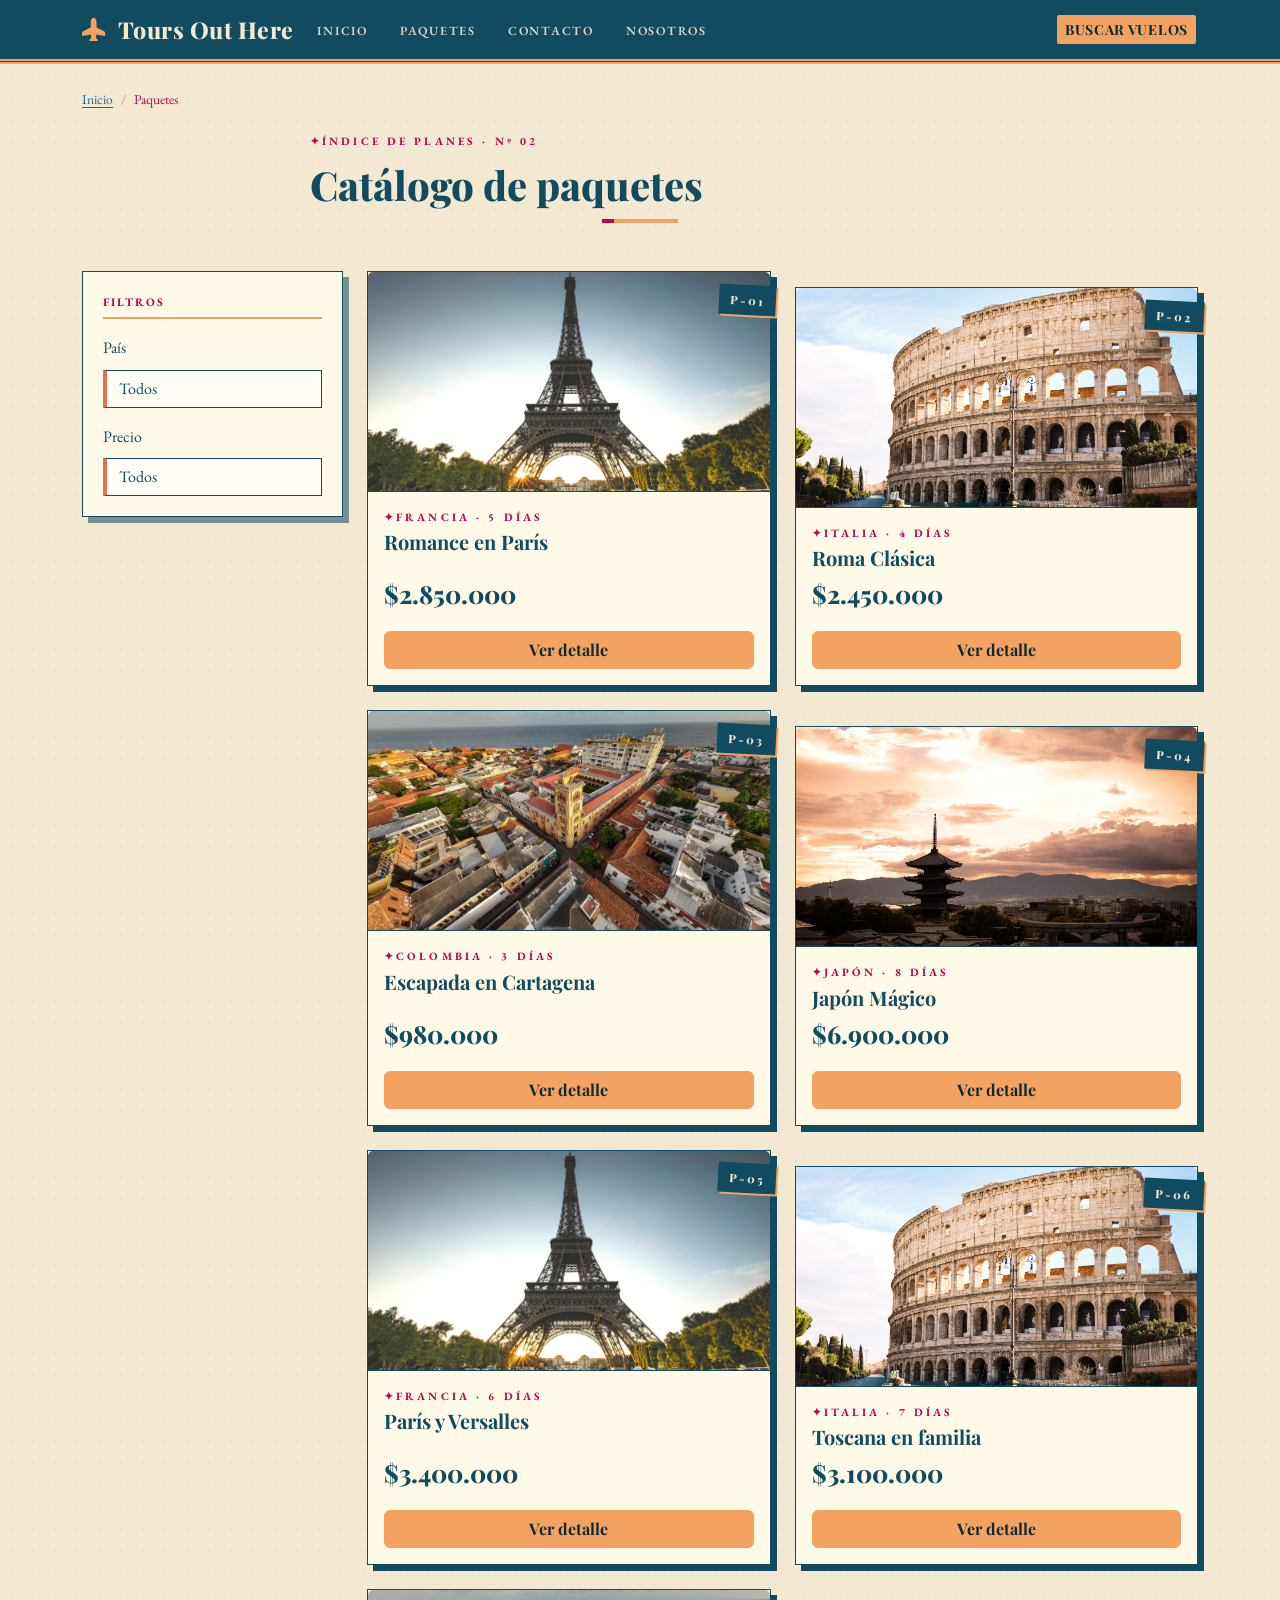
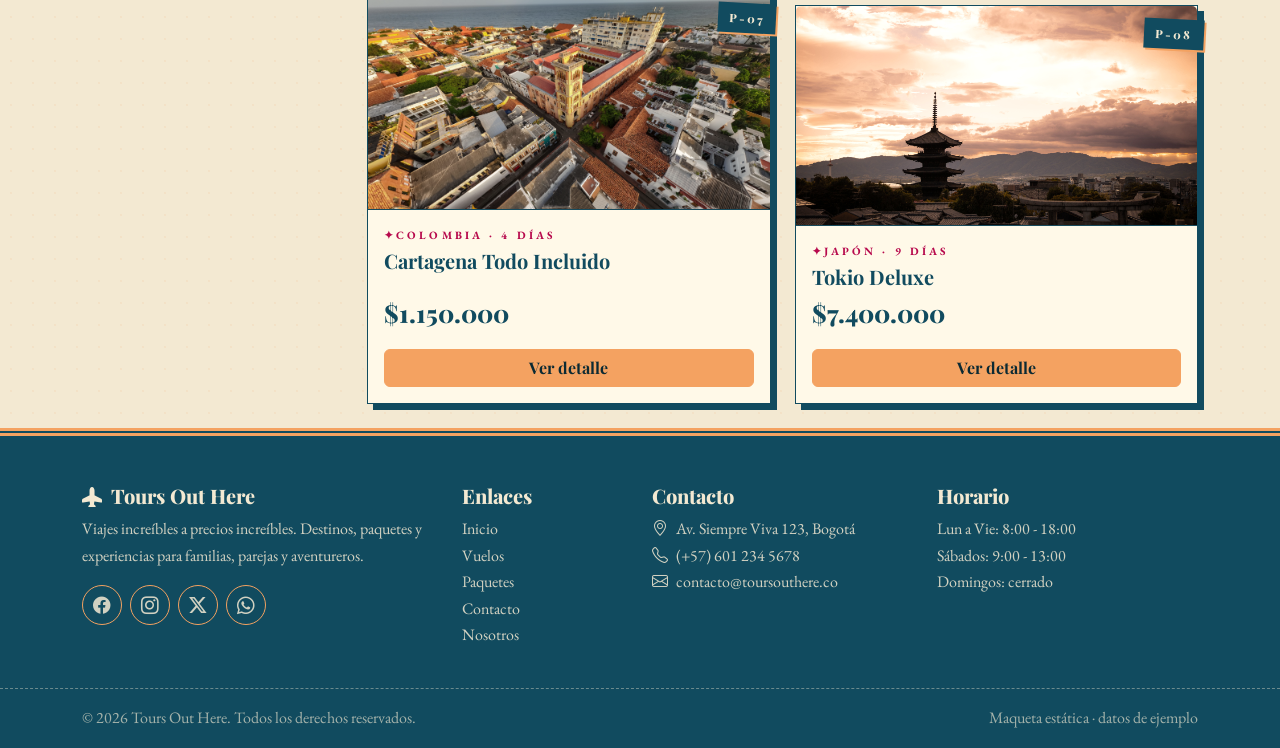
<file: catalogo.html>
<!DOCTYPE html>
<html lang="es">
<head>
    <meta charset="UTF-8">
    <meta name="viewport" content="width=device-width, initial-scale=1.0">
    <meta name="description" content="Catálogo de paquetes turísticos de la Tours Out Here.">
    <title>Catálogo de paquetes | Tours Out Here</title>
    <link rel="stylesheet" href="vendor/bootstrap/bootstrap.min.css">
    <link rel="stylesheet" href="vendor/bootstrap-icons/bootstrap-icons.min.css">
    <link rel="stylesheet" href="css/styles.css">
</head>
<body>

    <nav class="navbar navbar-expand-lg navbar-site sticky-top">
        <div class="container">
            <a class="navbar-brand" href="index.html"><i class="bi bi-airplane-fill me-2"></i> Tours Out Here</a>
            <button class="navbar-toggler" type="button" data-bs-toggle="collapse" data-bs-target="#navPrincipal" aria-controls="navPrincipal" aria-expanded="false" aria-label="Abrir menú de navegación">
                <span class="navbar-toggler-icon"></span>
            </button>
            <div class="collapse navbar-collapse" id="navPrincipal">
                <ul class="navbar-nav me-auto mb-2 mb-lg-0 gap-lg-3">
                    <li class="nav-item"><a class="nav-link" href="index.html">Inicio</a></li>
                    <li class="nav-item"><a class="nav-link" href="catalogo.html">Paquetes</a></li>
                    <li class="nav-item"><a class="nav-link" href="contacto.html">Contacto</a></li>
                    <li class="nav-item"><a class="nav-link" href="nosotros.html">Nosotros</a></li>
                </ul>
                <a href="buscar.html" class="btn boton-accent btn-sm">Buscar vuelos</a>
            </div>
        </div>
    </nav>

    <main class="container py-4">
        <nav aria-label="breadcrumb">
            <ol class="breadcrumb mb-3">
                <li class="breadcrumb-item"><a href="index.html">Inicio</a></li>
                <li class="breadcrumb-item active" aria-current="page">Paquetes</li>
            </ol>
        </nav>

        <div class="section-heading">
            <span class="kicker">Índice de planes · Nº 02</span>
            <h1 class="mt-2">Catálogo de paquetes</h1>
            <div class="text-underline"></div>
        </div>

        <div class="row g-4">
            <aside class="col-lg-3">
                <div class="panel-filtros">
                    <p class="titulo-filtro mb-3">Filtros</p>
                    <div class="mb-3">
                        <label for="filtroPais" class="form-label">País</label>
                        <select id="filtroPais" class="form-select">
                            <option value="">Todos</option>
                            <option value="Francia">Francia</option>
                            <option value="Italia">Italia</option>
                            <option value="Colombia">Colombia</option>
                            <option value="Japón">Japón</option>
                        </select>
                    </div>
                    <div>
                        <label for="filtroPrecio" class="form-label">Precio</label>
                        <select id="filtroPrecio" class="form-select">
                            <option value="">Todos</option>
                            <option value="bajo">Hasta $1.000.000</option>
                            <option value="medio">$1.000.000 - $2.500.000</option>
                            <option value="alto">Más de $2.500.000</option>
                        </select>
                    </div>
                </div>
            </aside>

            <div class="col-lg-9">
                <div class="row g-4">
                    <div class="col-md-6 reveal" data-package-card data-pais="Francia" data-precio="2850000">
                        <article class="card card-paquete h-100" data-paquete='{"titulo":"Romance en París","ciudad":"París, Francia","duracion":"5 días","precio":2850000,"incluye":"Vuelo ida y vuelta, hotel 4*, desayuno y city tour","img":"img/parisFrancia.jpg","descripcion":"El plan perfecto para celebrar en pareja: recorre la Torre Eiffel, el Louvre y los cafés de Montmartre."}'>
                            <span class="num-placa">P-01</span>
                            <img src="img/parisFrancia.jpg" class="card-img-top" alt="Imagen promocional del paquete Romance en París">
                            <div class="card-body d-flex flex-column">
                                <span class="kicker mb-1">Francia · 5 días</span>
                                <h2 class="h5 fw-bold mb-1">Romance en París</h2>
                                <p class="precio-valor mt-auto mb-3">$2.850.000</p>
                                <a href="#" data-accion="detalle" class="btn btn-primary w-100">Ver detalle</a>
                            </div>
                        </article>
                    </div>
                    <div class="col-md-6 desplaza reveal" data-package-card data-pais="Italia" data-precio="2450000">
                        <article class="card card-paquete h-100" data-paquete='{"titulo":"Roma Clásica","ciudad":"Roma, Italia","duracion":"4 días","precio":2450000,"incluye":"Vuelo ida y vuelta, hotel 3*, desayuno y visitas guiadas","img":"img/romaItalia.jpg","descripcion":"Coliseo, Fontana di Trevi y el Vaticano con guías expertos en español."}'>
                            <span class="num-placa">P-02</span>
                            <img src="img/romaItalia.jpg" class="card-img-top" alt="Imagen promocional del paquete Roma Clásica">
                            <div class="card-body d-flex flex-column">
                                <span class="kicker mb-1">Italia · 4 días</span>
                                <h2 class="h5 fw-bold mb-1">Roma Clásica</h2>
                                <p class="precio-valor mt-auto mb-3">$2.450.000</p>
                                <a href="#" data-accion="detalle" class="btn btn-primary w-100">Ver detalle</a>
                            </div>
                        </article>
                    </div>
                    <div class="col-md-6 reveal" data-package-card data-pais="Colombia" data-precio="980000">
                        <article class="card card-paquete h-100" data-paquete='{"titulo":"Escapada en Cartagena","ciudad":"Cartagena, Colombia","duracion":"3 días","precio":980000,"incluye":"Vuelo ida y vuelta, hotel en el Centro Histórico y paseo en chiva","img":"img/cartagenaColombia.jpg","descripcion":"Murallas, mar y color. La escapada corta perfecta para desconectar."}'>
                            <span class="num-placa">P-03</span>
                            <img src="img/cartagenaColombia.jpg" class="card-img-top" alt="Imagen promocional del paquete Escapada en Cartagena">
                            <div class="card-body d-flex flex-column">
                                <span class="kicker mb-1">Colombia · 3 días</span>
                                <h2 class="h5 fw-bold mb-1">Escapada en Cartagena</h2>
                                <p class="precio-valor mt-auto mb-3">$980.000</p>
                                <a href="#" data-accion="detalle" class="btn btn-primary w-100">Ver detalle</a>
                            </div>
                        </article>
                    </div>
                    <div class="col-md-6 desplaza reveal" data-package-card data-pais="Japón" data-precio="6900000">
                        <article class="card card-paquete h-100" data-paquete='{"titulo":"Japón Mágico","ciudad":"Kyoto, Japón","duracion":"8 días","precio":6900000,"incluye":"Vuelo ida y vuelta, hoteles, tren bala y tours","img":"img/kyotoJapon.jpg","descripcion":"Templos, tecnología y tradición: un viaje inolvidable por Japón."}'>
                            <span class="num-placa">P-04</span>
                            <img src="img/kyotoJapon.jpg" class="card-img-top" alt="Imagen promocional del paquete Japón Mágico">
                            <div class="card-body d-flex flex-column">
                                <span class="kicker mb-1">Japón · 8 días</span>
                                <h2 class="h5 fw-bold mb-1">Japón Mágico</h2>
                                <p class="precio-valor mt-auto mb-3">$6.900.000</p>
                                <a href="#" data-accion="detalle" class="btn btn-primary w-100">Ver detalle</a>
                            </div>
                        </article>
                    </div>
                    <div class="col-md-6 reveal" data-package-card data-pais="Francia" data-precio="3400000">
                        <article class="card card-paquete h-100" data-paquete='{"titulo":"París y Versalles","ciudad":"París, Francia","duracion":"6 días","precio":3400000,"incluye":"Vuelo ida y vuelta, hotel 4*, desayuno y entrada a Versalles","img":"img/parisFrancia.jpg","descripcion":"París más la majestuosa visita al Palacio de Versalles con guía."}'>
                            <span class="num-placa">P-05</span>
                            <img src="img/parisFrancia.jpg" class="card-img-top" alt="Imagen promocional del paquete París y Versalles">
                            <div class="card-body d-flex flex-column">
                                <span class="kicker mb-1">Francia · 6 días</span>
                                <h2 class="h5 fw-bold mb-1">París y Versalles</h2>
                                <p class="precio-valor mt-auto mb-3">$3.400.000</p>
                                <a href="#" data-accion="detalle" class="btn btn-primary w-100">Ver detalle</a>
                            </div>
                        </article>
                    </div>
                    <div class="col-md-6 desplaza reveal" data-package-card data-pais="Italia" data-precio="3100000">
                        <article class="card card-paquete h-100" data-paquete='{"titulo":"Toscana en familia","ciudad":"Roma, Italia","duracion":"7 días","precio":3100000,"incluye":"Vuelo ida y vuelta, hotel familiar, desayuno y tours","img":"img/romaItalia.jpg","descripcion":"Una ruta pensada para disfrutar en familia por los paisajes de la Toscana."}'>
                            <span class="num-placa">P-06</span>
                            <img src="img/romaItalia.jpg" class="card-img-top" alt="Imagen promocional del paquete Toscana en familia">
                            <div class="card-body d-flex flex-column">
                                <span class="kicker mb-1">Italia · 7 días</span>
                                <h2 class="h5 fw-bold mb-1">Toscana en familia</h2>
                                <p class="precio-valor mt-auto mb-3">$3.100.000</p>
                                <a href="#" data-accion="detalle" class="btn btn-primary w-100">Ver detalle</a>
                            </div>
                        </article>
                    </div>
                    <div class="col-md-6 reveal" data-package-card data-pais="Colombia" data-precio="1150000">
                        <article class="card card-paquete h-100" data-paquete='{"titulo":"Cartagena Todo Incluido","ciudad":"Cartagena, Colombia","duracion":"4 días","precio":1150000,"incluye":"Vuelo ida y vuelta, hotel todo incluido y traslados","img":"img/cartagenaColombia.jpg","descripcion":"Todo incluido en las playas más bellas del Caribe colombiano."}'>
                            <span class="num-placa">P-07</span>
                            <img src="img/cartagenaColombia.jpg" class="card-img-top" alt="Imagen promocional del paquete Cartagena Todo Incluido">
                            <div class="card-body d-flex flex-column">
                                <span class="kicker mb-1">Colombia · 4 días</span>
                                <h2 class="h5 fw-bold mb-1">Cartagena Todo Incluido</h2>
                                <p class="precio-valor mt-auto mb-3">$1.150.000</p>
                                <a href="#" data-accion="detalle" class="btn btn-primary w-100">Ver detalle</a>
                            </div>
                        </article>
                    </div>
                    <div class="col-md-6 desplaza reveal" data-package-card data-pais="Japón" data-precio="7400000">
                        <article class="card card-paquete h-100" data-paquete='{"titulo":"Tokio Deluxe","ciudad":"Kioto, Japón","duracion":"9 días","precio":7400000,"incluye":"Vuelo ida y vuelta, hoteles 4*, guías y transporte","img":"img/kyotoJapon.jpg","descripcion":"Tokio y Kioto con lo mejor de la gastronomía y cultura japonesa."}'>
                            <span class="num-placa">P-08</span>
                            <img src="img/kyotoJapon.jpg" class="card-img-top" alt="Imagen promocional del paquete Tokio Deluxe">
                            <div class="card-body d-flex flex-column">
                                <span class="kicker mb-1">Japón · 9 días</span>
                                <h2 class="h5 fw-bold mb-1">Tokio Deluxe</h2>
                                <p class="precio-valor mt-auto mb-3">$7.400.000</p>
                                <a href="#" data-accion="detalle" class="btn btn-primary w-100">Ver detalle</a>
                            </div>
                        </article>
                    </div>
                </div>

                <div id="sinResultadosPaquetes" class="d-none text-center py-5">
                    <i class="bi bi-inboxes fs-1 text-primary"></i>
                    <p class="h4 mt-2">Sin paquetes</p>
                    <p class="texto-muted">Prueba con otros filtros.</p>
                </div>
            </div>
        </div>
    </main>

    <footer class="footer-site pt-5">
        <div class="container">
            <div class="row g-4">
                <div class="col-lg-4 col-md-6">
                    <h5><i class="bi bi-airplane-fill me-1"></i> Tours Out Here</h5>
                    <p>Viajes increíbles a precios increíbles. Destinos, paquetes y experiencias para familias, parejas y aventureros.</p>
                    <div class="d-flex gap-2 mt-3 redes">
                        <a href="#" aria-label="Facebook"><i class="bi bi-facebook"></i></a>
                        <a href="#" aria-label="Instagram"><i class="bi bi-instagram"></i></a>
                        <a href="#" aria-label="X, antes Twitter"><i class="bi bi-twitter-x"></i></a>
                        <a href="#" aria-label="WhatsApp"><i class="bi bi-whatsapp"></i></a>
                    </div>
                </div>
                <div class="col-lg-2 col-md-6">
                    <h5>Enlaces</h5>
                    <ul class="list-unstyled">
                        <li><a href="index.html">Inicio</a></li>
                        <li><a href="buscar.html">Vuelos</a></li>
                        <li><a href="catalogo.html">Paquetes</a></li>
                        <li><a href="contacto.html">Contacto</a></li>
                        <li><a href="nosotros.html">Nosotros</a></li>
                    </ul>
                </div>
                <div class="col-lg-3 col-md-6">
                    <h5>Contacto</h5>
                    <ul class="list-unstyled">
                        <li><i class="bi bi-geo-alt me-2"></i>Av. Siempre Viva 123, Bogotá</li>
                        <li><i class="bi bi-telephone me-2"></i>(+57) 601 234 5678</li>
                        <li><i class="bi bi-envelope me-2"></i>contacto@toursouthere.co</li>
                    </ul>
                </div>
                <div class="col-lg-3 col-md-6">
                    <h5>Horario</h5>
                    <ul class="list-unstyled">
                        <li>Lun a Vie: 8:00 - 18:00</li>
                        <li>Sábados: 9:00 - 13:00</li>
                        <li>Domingos: cerrado</li>
                    </ul>
                </div>
            </div>
        </div>
        <div class="footer-bottom py-3 mt-4">
            <div class="container d-flex flex-column flex-md-row justify-content-between align-items-center gap-2">
                <p class="mb-0">&copy; 2026 Tours Out Here. Todos los derechos reservados.</p>
                <p class="mb-0">Maqueta estática · datos de ejemplo</p>
            </div>
        </div>
    </footer>

    <script src="vendor/bootstrap/bootstrap.bundle.min.js"></script>
    <script src="js/main.js"></script>
</body>
</html>
</file>
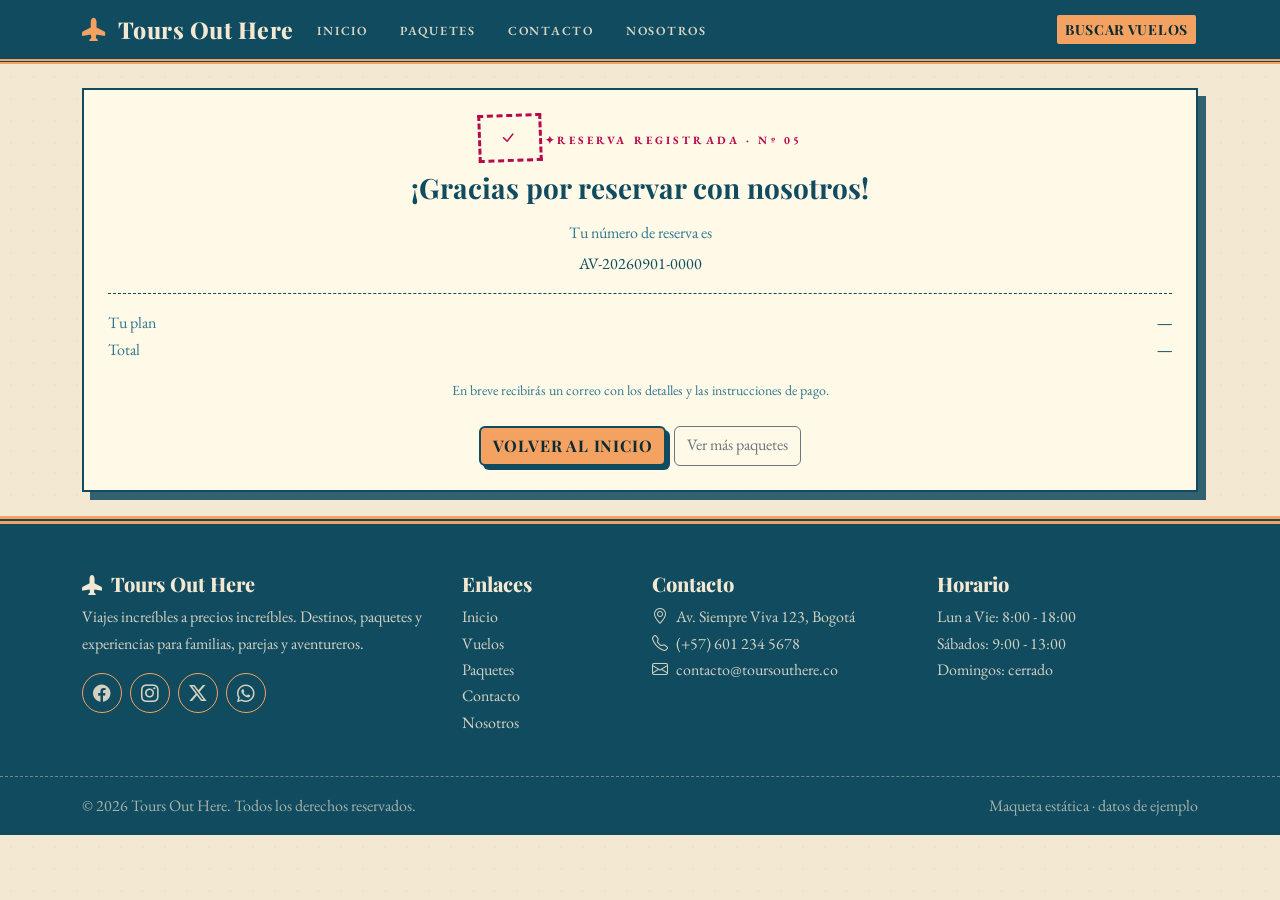
<file: confirmacion.html>
<!DOCTYPE html>
<html lang="es">
<head>
    <meta charset="UTF-8">
    <meta name="viewport" content="width=device-width, initial-scale=1.0">
    <meta name="description" content="Confirmación de reserva.">
    <title>Confirmación | Tours Out Here</title>
    <link rel="stylesheet" href="vendor/bootstrap/bootstrap.min.css">
    <link rel="stylesheet" href="vendor/bootstrap-icons/bootstrap-icons.min.css">
    <link rel="stylesheet" href="css/styles.css">
</head>
<body>

    <nav class="navbar navbar-expand-lg navbar-site sticky-top">
        <div class="container">
            <a class="navbar-brand" href="index.html"><i class="bi bi-airplane-fill me-2"></i> Tours Out Here</a>
            <button class="navbar-toggler" type="button" data-bs-toggle="collapse" data-bs-target="#navPrincipal" aria-controls="navPrincipal" aria-expanded="false" aria-label="Abrir menú de navegación">
                <span class="navbar-toggler-icon"></span>
            </button>
            <div class="collapse navbar-collapse" id="navPrincipal">
                <ul class="navbar-nav me-auto mb-2 mb-lg-0 gap-lg-3">
                    <li class="nav-item"><a class="nav-link" href="index.html">Inicio</a></li>
                    <li class="nav-item"><a class="nav-link" href="catalogo.html">Paquetes</a></li>
                    <li class="nav-item"><a class="nav-link" href="contacto.html">Contacto</a></li>
                    <li class="nav-item"><a class="nav-link" href="nosotros.html">Nosotros</a></li>
                </ul>
                <a href="buscar.html" class="btn boton-accent btn-sm">Buscar vuelos</a>
            </div>
        </div>
    </nav>

    <main class="container py-4">
        <div class="ticket text-center confirmacion-box mx-auto">
            <span class="sello-gran"><i class="bi bi-check-lg"></i></span>
            <span class="kicker">Reserva registrada · Nº 05</span>
            <h1 class="h3 fw-bold mt-2 mb-3">¡Gracias por reservar con nosotros!</h1>
            <p class="texto-muted mb-1">Tu número de reserva es</p>
            <p class="numero-reserva" id="numeroReserva">AV-20260901-0000</p>
            <div class="ticket-linea"></div>
            <div class="d-flex justify-content-between mt-3">
                <span class="texto-muted">Tu plan</span>
                <span class="fw-bold" id="confTitulo">—</span>
            </div>
            <div class="d-flex justify-content-between">
                <span class="texto-muted">Total</span>
                <span class="fw-bold" id="confTotal">—</span>
            </div>
            <p class="texto-muted small mt-3 mb-4">En breve recibirás un correo con los detalles y las instrucciones de pago.</p>
            <div class="d-flex flex-column flex-sm-row gap-2 justify-content-center">
                <a href="index.html" class="btn boton-accent">Volver al inicio</a>
                <a href="catalogo.html" class="btn btn-outline-secondary">Ver más paquetes</a>
            </div>
        </div>
    </main>

    <footer class="footer-site pt-5">
        <div class="container">
            <div class="row g-4">
                <div class="col-lg-4 col-md-6">
                    <h5><i class="bi bi-airplane-fill me-1"></i> Tours Out Here</h5>
                    <p>Viajes increíbles a precios increíbles. Destinos, paquetes y experiencias para familias, parejas y aventureros.</p>
                    <div class="d-flex gap-2 mt-3 redes">
                        <a href="#" aria-label="Facebook"><i class="bi bi-facebook"></i></a>
                        <a href="#" aria-label="Instagram"><i class="bi bi-instagram"></i></a>
                        <a href="#" aria-label="X, antes Twitter"><i class="bi bi-twitter-x"></i></a>
                        <a href="#" aria-label="WhatsApp"><i class="bi bi-whatsapp"></i></a>
                    </div>
                </div>
                <div class="col-lg-2 col-md-6">
                    <h5>Enlaces</h5>
                    <ul class="list-unstyled">
                        <li><a href="index.html">Inicio</a></li>
                        <li><a href="buscar.html">Vuelos</a></li>
                        <li><a href="catalogo.html">Paquetes</a></li>
                        <li><a href="contacto.html">Contacto</a></li>
                        <li><a href="nosotros.html">Nosotros</a></li>
                    </ul>
                </div>
                <div class="col-lg-3 col-md-6">
                    <h5>Contacto</h5>
                    <ul class="list-unstyled">
                        <li><i class="bi bi-geo-alt me-2"></i>Av. Siempre Viva 123, Bogotá</li>
                        <li><i class="bi bi-telephone me-2"></i>(+57) 601 234 5678</li>
                        <li><i class="bi bi-envelope me-2"></i>contacto@toursouthere.co</li>
                    </ul>
                </div>
                <div class="col-lg-3 col-md-6">
                    <h5>Horario</h5>
                    <ul class="list-unstyled">
                        <li>Lun a Vie: 8:00 - 18:00</li>
                        <li>Sábados: 9:00 - 13:00</li>
                        <li>Domingos: cerrado</li>
                    </ul>
                </div>
            </div>
        </div>
        <div class="footer-bottom py-3 mt-4">
            <div class="container d-flex flex-column flex-md-row justify-content-between align-items-center gap-2">
                <p class="mb-0">&copy; 2026 Tours Out Here. Todos los derechos reservados.</p>
                <p class="mb-0">Maqueta estática · datos de ejemplo</p>
            </div>
        </div>
    </footer>

    <script src="vendor/bootstrap/bootstrap.bundle.min.js"></script>
    <script src="js/main.js"></script>
</body>
</html>
</file>
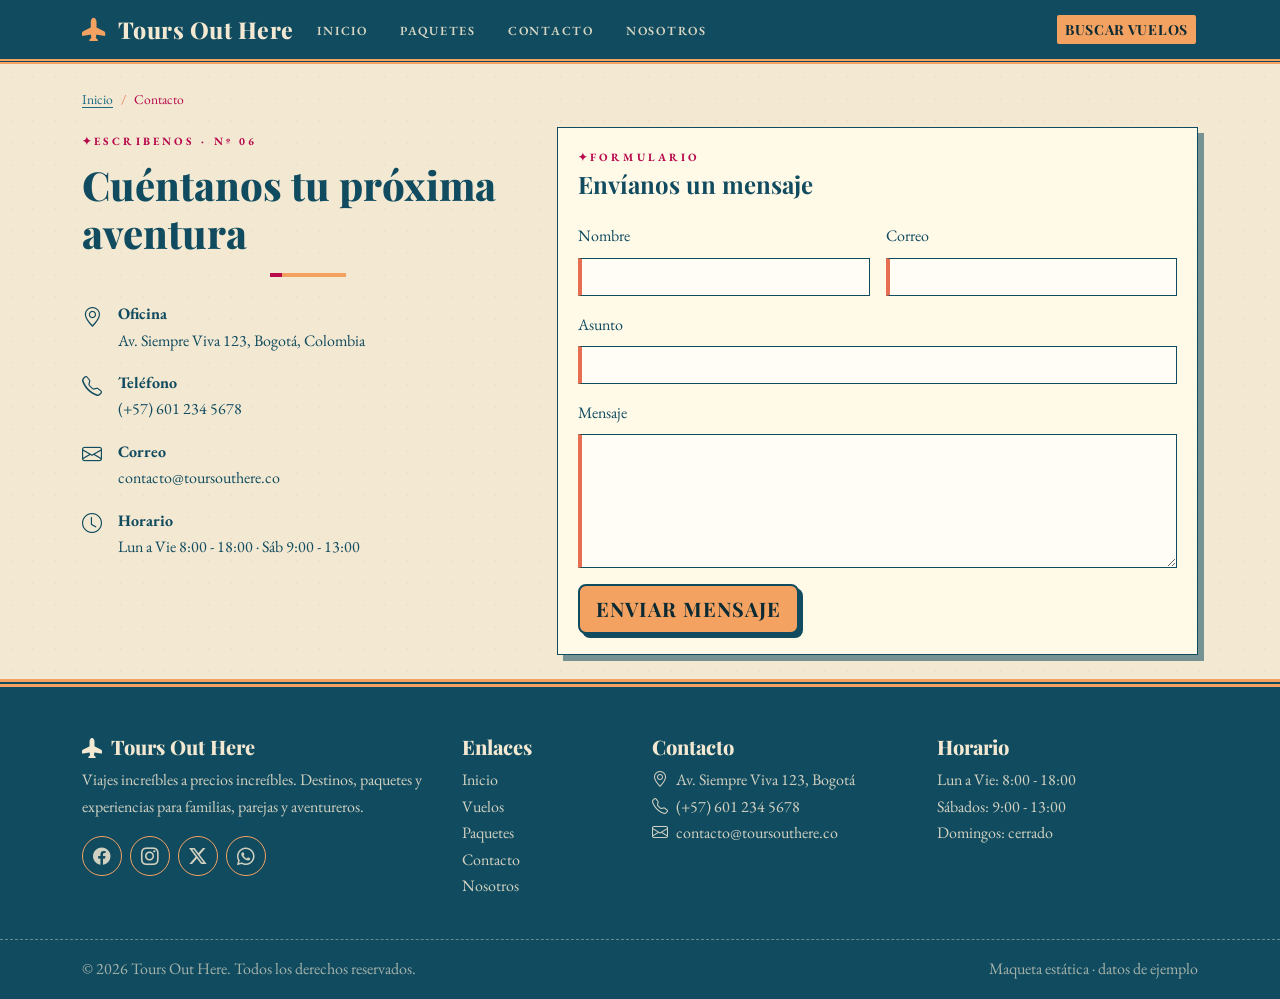
<file: contacto.html>
<!DOCTYPE html>
<html lang="es">
<head>
    <meta charset="UTF-8">
    <meta name="viewport" content="width=device-width, initial-scale=1.0">
    <meta name="description" content="Contacta con la Tours Out Here.">
    <title>Contacto | Tours Out Here</title>
    <link rel="stylesheet" href="vendor/bootstrap/bootstrap.min.css">
    <link rel="stylesheet" href="vendor/bootstrap-icons/bootstrap-icons.min.css">
    <link rel="stylesheet" href="css/styles.css">
</head>
<body>

    <nav class="navbar navbar-expand-lg navbar-site sticky-top">
        <div class="container">
            <a class="navbar-brand" href="index.html"><i class="bi bi-airplane-fill me-2"></i> Tours Out Here</a>
            <button class="navbar-toggler" type="button" data-bs-toggle="collapse" data-bs-target="#navPrincipal" aria-controls="navPrincipal" aria-expanded="false" aria-label="Abrir menú de navegación">
                <span class="navbar-toggler-icon"></span>
            </button>
            <div class="collapse navbar-collapse" id="navPrincipal">
                <ul class="navbar-nav me-auto mb-2 mb-lg-0 gap-lg-3">
                    <li class="nav-item"><a class="nav-link" href="index.html">Inicio</a></li>
                    <li class="nav-item"><a class="nav-link" href="catalogo.html">Paquetes</a></li>
                    <li class="nav-item"><a class="nav-link" href="contacto.html">Contacto</a></li>
                    <li class="nav-item"><a class="nav-link" href="nosotros.html">Nosotros</a></li>
                </ul>
                <a href="buscar.html" class="btn boton-accent btn-sm">Buscar vuelos</a>
            </div>
        </div>
    </nav>

    <main class="container py-4">
        <nav aria-label="breadcrumb">
            <ol class="breadcrumb mb-3">
                <li class="breadcrumb-item"><a href="index.html">Inicio</a></li>
                <li class="breadcrumb-item active" aria-current="page">Contacto</li>
            </ol>
        </nav>

        <div class="row g-4">
            <div class="col-lg-5">
                <span class="kicker">Escribenos · Nº 06</span>
                <h1 class="mt-2 mb-3">Cuéntanos tu próxima aventura</h1>
                <div class="text-underline"></div>
                <ul class="list-unstyled mt-4 contacto-lista">
                    <li class="d-flex gap-3 mb-3"><i class="bi bi-geo-alt fs-5"></i><span><strong>Oficina</strong><br>Av. Siempre Viva 123, Bogotá, Colombia</span></li>
                    <li class="d-flex gap-3 mb-3"><i class="bi bi-telephone fs-5"></i><span><strong>Teléfono</strong><br>(+57) 601 234 5678</span></li>
                    <li class="d-flex gap-3 mb-3"><i class="bi bi-envelope fs-5"></i><span><strong>Correo</strong><br>contacto@toursouthere.co</span></li>
                    <li class="d-flex gap-3"><i class="bi bi-clock fs-5"></i><span><strong>Horario</strong><br>Lun a Vie 8:00 - 18:00 · Sáb 9:00 - 13:00</span></li>
                </ul>
            </div>

            <div class="col-lg-7">
                <div class="panel-info">
                    <span class="kicker mb-1 d-block">Formulario</span>
                    <h2 class="h4 fw-bold">Envíanos un mensaje</h2>

                    <form id="formContacto" class="row g-3 mt-1">
                        <div class="col-md-6">
                            <label for="contactoNombre" class="form-label">Nombre</label>
                            <input type="text" class="form-control" id="contactoNombre" required>
                        </div>
                        <div class="col-md-6">
                            <label for="contactoCorreo" class="form-label">Correo</label>
                            <input type="email" class="form-control" id="contactoCorreo" required>
                        </div>
                        <div class="col-12">
                            <label for="contactoAsunto" class="form-label">Asunto</label>
                            <input type="text" class="form-control" id="contactoAsunto" required>
                        </div>
                        <div class="col-12">
                            <label for="contactoMensaje" class="form-label">Mensaje</label>
                            <textarea class="form-control" id="contactoMensaje" rows="5" required></textarea>
                        </div>
                        <div class="col-12">
                            <button type="submit" class="btn boton-accent btn-lg">Enviar mensaje</button>
                        </div>
                    </form>

                    <div id="mensajeEnvio" class="d-none aviso-exito mt-2">
                        <i class="bi bi-envelope-check me-2"></i>
                        ¡Gracias por escribirnos! Hemos recibido tu mensaje y te responderemos pronto.
                    </div>
                </div>
            </div>
        </div>
    </main>

    <footer class="footer-site pt-5">
        <div class="container">
            <div class="row g-4">
                <div class="col-lg-4 col-md-6">
                    <h5><i class="bi bi-airplane-fill me-1"></i> Tours Out Here</h5>
                    <p>Viajes increíbles a precios increíbles. Destinos, paquetes y experiencias para familias, parejas y aventureros.</p>
                    <div class="d-flex gap-2 mt-3 redes">
                        <a href="#" aria-label="Facebook"><i class="bi bi-facebook"></i></a>
                        <a href="#" aria-label="Instagram"><i class="bi bi-instagram"></i></a>
                        <a href="#" aria-label="X, antes Twitter"><i class="bi bi-twitter-x"></i></a>
                        <a href="#" aria-label="WhatsApp"><i class="bi bi-whatsapp"></i></a>
                    </div>
                </div>
                <div class="col-lg-2 col-md-6">
                    <h5>Enlaces</h5>
                    <ul class="list-unstyled">
                        <li><a href="index.html">Inicio</a></li>
                        <li><a href="buscar.html">Vuelos</a></li>
                        <li><a href="catalogo.html">Paquetes</a></li>
                        <li><a href="contacto.html">Contacto</a></li>
                        <li><a href="nosotros.html">Nosotros</a></li>
                    </ul>
                </div>
                <div class="col-lg-3 col-md-6">
                    <h5>Contacto</h5>
                    <ul class="list-unstyled">
                        <li><i class="bi bi-geo-alt me-2"></i>Av. Siempre Viva 123, Bogotá</li>
                        <li><i class="bi bi-telephone me-2"></i>(+57) 601 234 5678</li>
                        <li><i class="bi bi-envelope me-2"></i>contacto@toursouthere.co</li>
                    </ul>
                </div>
                <div class="col-lg-3 col-md-6">
                    <h5>Horario</h5>
                    <ul class="list-unstyled">
                        <li>Lun a Vie: 8:00 - 18:00</li>
                        <li>Sábados: 9:00 - 13:00</li>
                        <li>Domingos: cerrado</li>
                    </ul>
                </div>
            </div>
        </div>
        <div class="footer-bottom py-3 mt-4">
            <div class="container d-flex flex-column flex-md-row justify-content-between align-items-center gap-2">
                <p class="mb-0">&copy; 2026 Tours Out Here. Todos los derechos reservados.</p>
                <p class="mb-0">Maqueta estática · datos de ejemplo</p>
            </div>
        </div>
    </footer>

    <script src="vendor/bootstrap/bootstrap.bundle.min.js"></script>
    <script src="js/main.js"></script>
</body>
</html>
</file>
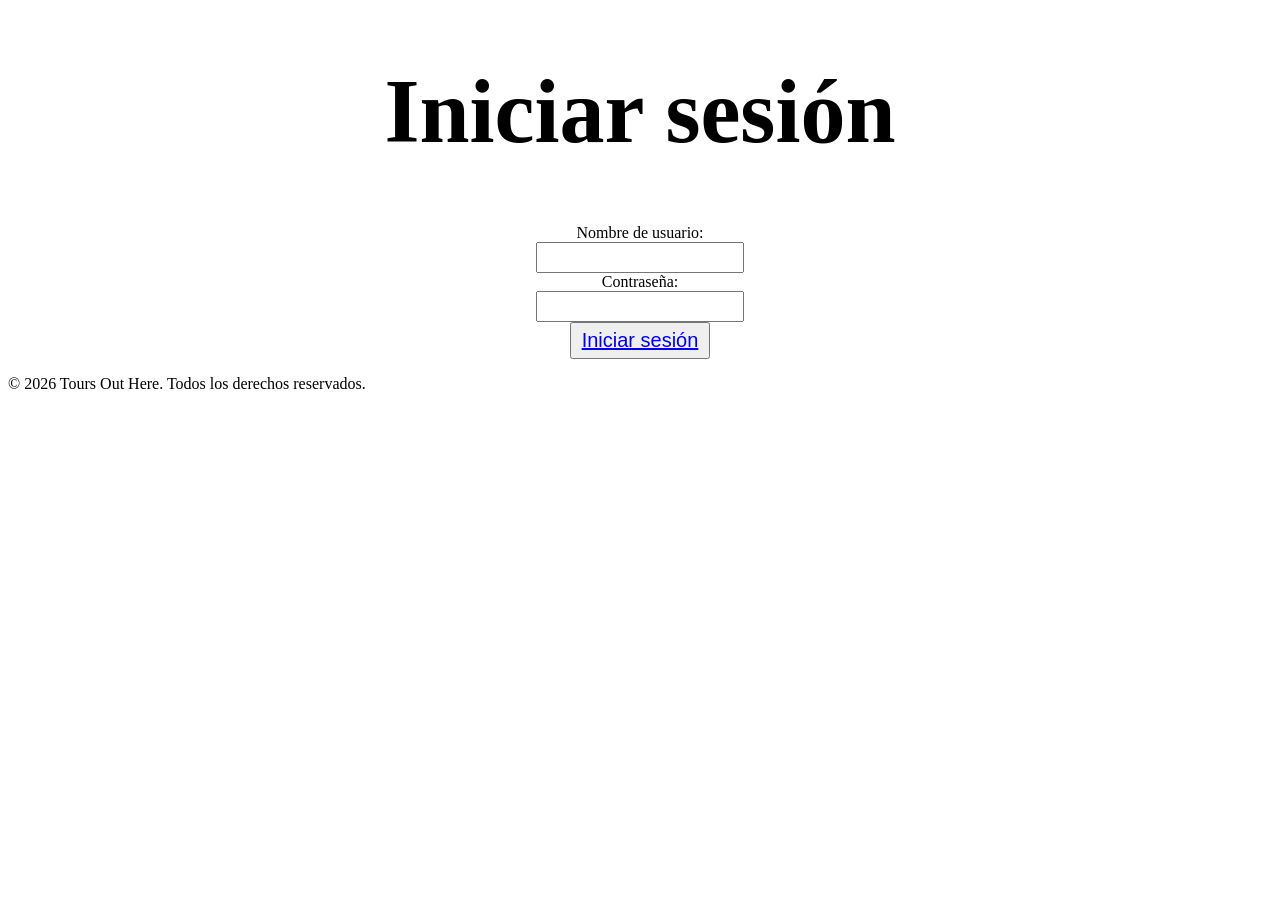
<file: login.html>
<!DOCTYPE html>
<html lang="en">
<head>
    <meta charset="UTF-8">
    <meta name="viewport" content="width=device-width, initial-scale=1.0">
    <title>Login</title>
</head>
<body>
    <h1 style="font-size: 90px; text-align: center;">Iniciar sesión</h1>
    <form>
        <div style="text-align: center;"> 
            <label for="username" style="display: block;">Nombre de usuario:</label>
            <input type="text" id="username" name="username" required style="width: 200px; height: 25px;">
            <br>

            <label for="password" style="display: block;">Contraseña:</label>
            <input type="password" id="password" name="password" required style="width: 200px; height: 25px;">
            <br>

            <button type="submit" style="font-size: 20px; padding: 5px 10px;" style="margin-top: auto;"><a href="index.html">Iniciar sesión</a></button>

        </div>
    </form>
</body>
<footer>
    <p>&copy; 2026 Tours Out Here. Todos los derechos reservados.</p>
</footer>
</html>
</file>
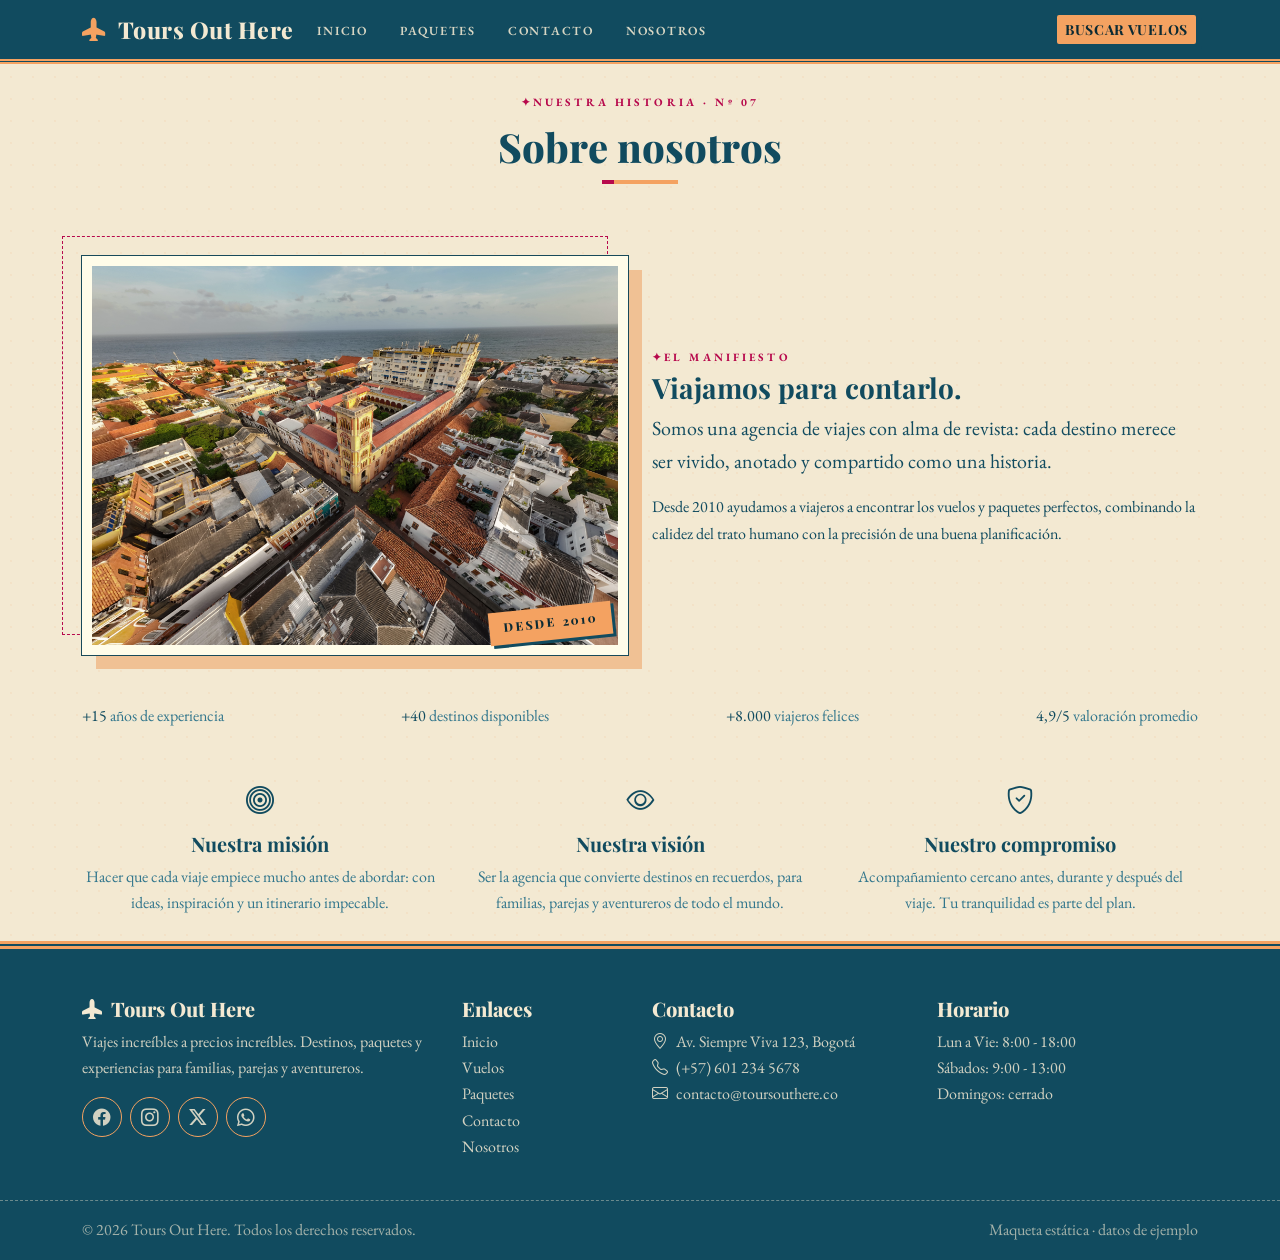
<file: nosotros.html>
<!DOCTYPE html>
<html lang="es">
<head>
    <meta charset="UTF-8">
    <meta name="viewport" content="width=device-width, initial-scale=1.0">
    <meta name="description" content="Conoce la historia y valores de la Tours Out Here.">
    <title>Nosotros | Tours Out Here</title>
    <link rel="stylesheet" href="vendor/bootstrap/bootstrap.min.css">
    <link rel="stylesheet" href="vendor/bootstrap-icons/bootstrap-icons.min.css">
    <link rel="stylesheet" href="css/styles.css">
</head>
<body>

    <nav class="navbar navbar-expand-lg navbar-site sticky-top">
        <div class="container">
            <a class="navbar-brand" href="index.html"><i class="bi bi-airplane-fill me-2"></i> Tours Out Here</a>
            <button class="navbar-toggler" type="button" data-bs-toggle="collapse" data-bs-target="#navPrincipal" aria-controls="navPrincipal" aria-expanded="false" aria-label="Abrir menú de navegación">
                <span class="navbar-toggler-icon"></span>
            </button>
            <div class="collapse navbar-collapse" id="navPrincipal">
                <ul class="navbar-nav me-auto mb-2 mb-lg-0 gap-lg-3">
                    <li class="nav-item"><a class="nav-link" href="index.html">Inicio</a></li>
                    <li class="nav-item"><a class="nav-link" href="catalogo.html">Paquetes</a></li>
                    <li class="nav-item"><a class="nav-link" href="contacto.html">Contacto</a></li>
                    <li class="nav-item"><a class="nav-link" href="nosotros.html">Nosotros</a></li>
                </ul>
                <a href="buscar.html" class="btn boton-accent btn-sm">Buscar vuelos</a>
            </div>
        </div>
    </nav>

    <main class="container py-4">
        <div class="section-heading text-center">
            <span class="kicker">Nuestra historia · Nº 07</span>
            <h1 class="mt-2">Sobre nosotros</h1>
            <div class="text-underline mx-auto"></div>
        </div>

        <div class="row g-4 align-items-center mt-1">
            <div class="col-lg-6">
                <figure class="passepartout mb-0">
                    <img src="img/cartagenaColombia.jpg" alt="Equipo editorial de la Tours Out Here" class="img-fluid" style="max-height: 400px;">
                    <span class="rotulo-gira" style="bottom: 1rem; right: 1rem;">Desde 2010</span>
                </figure>
            </div>
            <div class="col-lg-6">
                <span class="kicker mb-1 d-block">El manifiesto</span>
                <h2 class="h3 fw-bold">Viajamos para contarlo.</h2>
                <p class="lead">Somos una agencia de viajes con alma de revista: cada destino merece ser vivido, anotado y compartido como una historia.</p>
                <p>Desde 2010 ayudamos a viajeros a encontrar los vuelos y paquetes perfectos, combinando la calidez del trato humano con la precisión de una buena planificación.</p>
            </div>
        </div>

        <div class="num-band d-flex flex-wrap gap-4 justify-content-center justify-content-md-between mt-5">
            <div class="text-center num-stat">
                <span class="num-valor">+15</span>
                <span class="texto-muted">años de experiencia</span>
            </div>
            <div class="text-center num-stat">
                <span class="num-valor">+40</span>
                <span class="texto-muted">destinos disponibles</span>
            </div>
            <div class="text-center num-stat">
                <span class="num-valor">+8.000</span>
                <span class="texto-muted">viajeros felices</span>
            </div>
            <div class="text-center num-stat">
                <span class="num-valor">4,9/5</span>
                <span class="texto-muted">valoración promedio</span>
            </div>
        </div>

        <div class="row g-4 mt-4">
            <div class="col-md-4 text-center">
                <i class="bi bi-bullseye fs-3 icono-valor"></i>
                <h3 class="h5 fw-bold mt-2">Nuestra misión</h3>
                <p class="texto-muted mb-0">Hacer que cada viaje empiece mucho antes de abordar: con ideas, inspiración y un itinerario impecable.</p>
            </div>
            <div class="col-md-4 text-center">
                <i class="bi bi-eye fs-3 icono-valor"></i>
                <h3 class="h5 fw-bold mt-2">Nuestra visión</h3>
                <p class="texto-muted mb-0">Ser la agencia que convierte destinos en recuerdos, para familias, parejas y aventureros de todo el mundo.</p>
            </div>
            <div class="col-md-4 text-center">
                <i class="bi bi-shield-check fs-3 icono-valor"></i>
                <h3 class="h5 fw-bold mt-2">Nuestro compromiso</h3>
                <p class="texto-muted mb-0">Acompañamiento cercano antes, durante y después del viaje. Tu tranquilidad es parte del plan.</p>
            </div>
        </div>
    </main>

    <footer class="footer-site pt-5">
        <div class="container">
            <div class="row g-4">
                <div class="col-lg-4 col-md-6">
                    <h5><i class="bi bi-airplane-fill me-1"></i> Tours Out Here</h5>
                    <p>Viajes increíbles a precios increíbles. Destinos, paquetes y experiencias para familias, parejas y aventureros.</p>
                    <div class="d-flex gap-2 mt-3 redes">
                        <a href="#" aria-label="Facebook"><i class="bi bi-facebook"></i></a>
                        <a href="#" aria-label="Instagram"><i class="bi bi-instagram"></i></a>
                        <a href="#" aria-label="X, antes Twitter"><i class="bi bi-twitter-x"></i></a>
                        <a href="#" aria-label="WhatsApp"><i class="bi bi-whatsapp"></i></a>
                    </div>
                </div>
                <div class="col-lg-2 col-md-6">
                    <h5>Enlaces</h5>
                    <ul class="list-unstyled">
                        <li><a href="index.html">Inicio</a></li>
                        <li><a href="buscar.html">Vuelos</a></li>
                        <li><a href="catalogo.html">Paquetes</a></li>
                        <li><a href="contacto.html">Contacto</a></li>
                        <li><a href="nosotros.html">Nosotros</a></li>
                    </ul>
                </div>
                <div class="col-lg-3 col-md-6">
                    <h5>Contacto</h5>
                    <ul class="list-unstyled">
                        <li><i class="bi bi-geo-alt me-2"></i>Av. Siempre Viva 123, Bogotá</li>
                        <li><i class="bi bi-telephone me-2"></i>(+57) 601 234 5678</li>
                        <li><i class="bi bi-envelope me-2"></i>contacto@toursouthere.co</li>
                    </ul>
                </div>
                <div class="col-lg-3 col-md-6">
                    <h5>Horario</h5>
                    <ul class="list-unstyled">
                        <li>Lun a Vie: 8:00 - 18:00</li>
                        <li>Sábados: 9:00 - 13:00</li>
                        <li>Domingos: cerrado</li>
                    </ul>
                </div>
            </div>
        </div>
        <div class="footer-bottom py-3 mt-4">
            <div class="container d-flex flex-column flex-md-row justify-content-between align-items-center gap-2">
                <p class="mb-0">&copy; 2026 Tours Out Here. Todos los derechos reservados.</p>
                <p class="mb-0">Maqueta estática · datos de ejemplo</p>
            </div>
        </div>
    </footer>

    <script src="vendor/bootstrap/bootstrap.bundle.min.js"></script>
    <script src="js/main.js"></script>
</body>
</html>
</file>
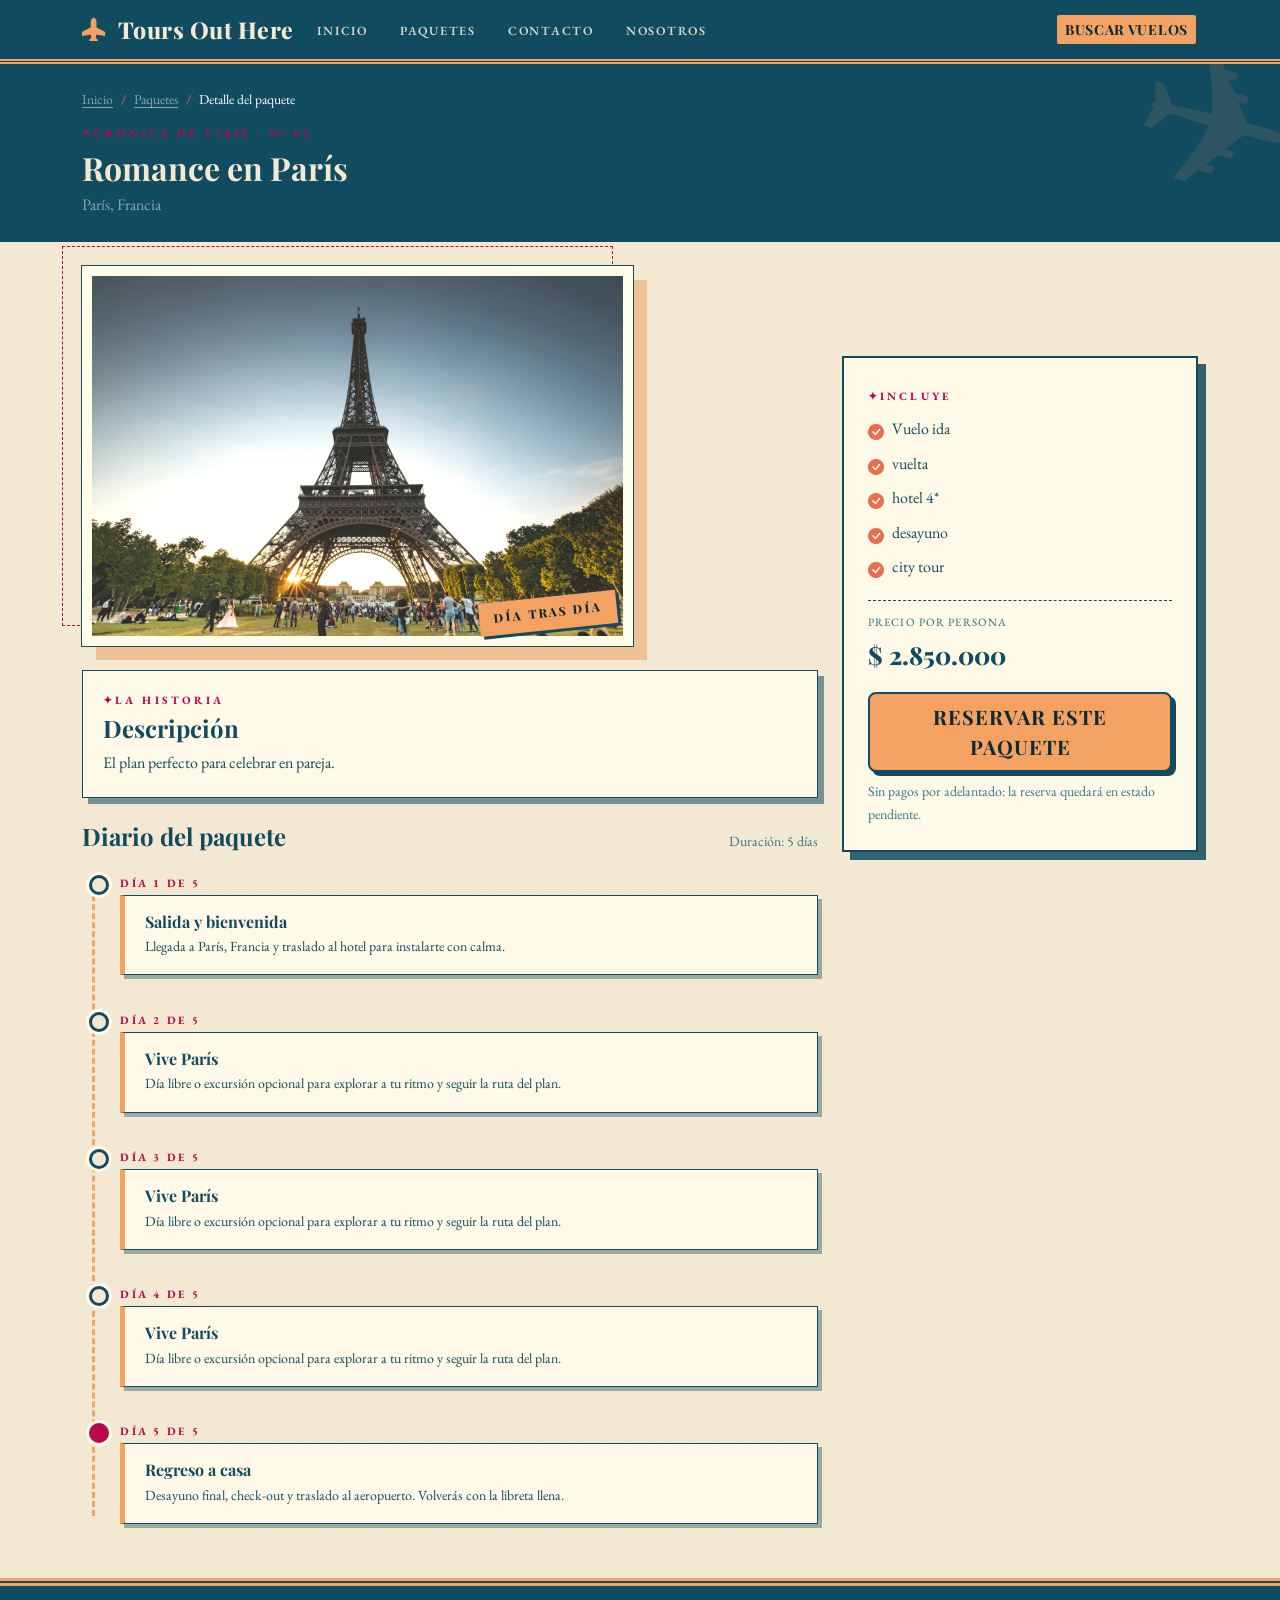
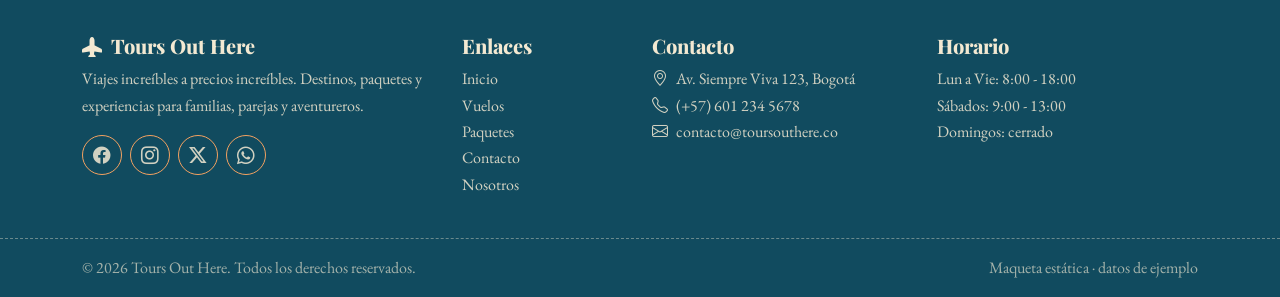
<file: paquete.html>
<!DOCTYPE html>
<html lang="es">
<head>
    <meta charset="UTF-8">
    <meta name="viewport" content="width=device-width, initial-scale=1.0">
    <meta name="description" content="Detalle del paquete turístico seleccionado.">
    <title>Detalle de paquete | Tours Out Here</title>
    <link rel="stylesheet" href="vendor/bootstrap/bootstrap.min.css">
    <link rel="stylesheet" href="vendor/bootstrap-icons/bootstrap-icons.min.css">
    <link rel="stylesheet" href="css/styles.css">
</head>
<body>

    <nav class="navbar navbar-expand-lg navbar-site sticky-top">
        <div class="container">
            <a class="navbar-brand" href="index.html"><i class="bi bi-airplane-fill me-2"></i> Tours Out Here</a>
            <button class="navbar-toggler" type="button" data-bs-toggle="collapse" data-bs-target="#navPrincipal" aria-controls="navPrincipal" aria-expanded="false" aria-label="Abrir menú de navegación">
                <span class="navbar-toggler-icon"></span>
            </button>
            <div class="collapse navbar-collapse" id="navPrincipal">
                <ul class="navbar-nav me-auto mb-2 mb-lg-0 gap-lg-3">
                    <li class="nav-item"><a class="nav-link" href="index.html">Inicio</a></li>
                    <li class="nav-item"><a class="nav-link" href="catalogo.html">Paquetes</a></li>
                    <li class="nav-item"><a class="nav-link" href="contacto.html">Contacto</a></li>
                    <li class="nav-item"><a class="nav-link" href="nosotros.html">Nosotros</a></li>
                </ul>
                <a href="buscar.html" class="btn boton-accent btn-sm">Buscar vuelos</a>
            </div>
        </div>
    </nav>

    <div id="detallePaquete">
        <section class="detalle-hero py-4">
            <div class="container">
                <nav aria-label="breadcrumb">
                    <ol class="breadcrumb mb-2">
                        <li class="breadcrumb-item"><a href="index.html" class="text-white-50">Inicio</a></li>
                        <li class="breadcrumb-item"><a href="catalogo.html" class="text-white-50">Paquetes</a></li>
                        <li class="breadcrumb-item active text-white" aria-current="page">Detalle del paquete</li>
                    </ol>
                </nav>
                <span class="kicker">Crónica de viaje · Nº 03</span>
                <h1 id="paqTitulo" class="h2 fw-bold mb-1 mt-1">Romance en París</h1>
                <p id="paqCiudad" class="mb-0 text-white-50"><i class="bi bi-geo-alt me-1"></i>París, Francia</p>
            </div>
        </section>

        <main class="container py-4">
            <div class="row g-4">
                <div class="col-lg-8">
                    <figure class="passepartout mb-4">
                        <img id="paqImagen" src="img/parisFrancia.jpg" alt="Imagen principal del paquete" class="img-fluid" style="max-height: 380px;">
                        <span class="rotulo-gira" style="bottom: 1rem; right: 1rem;">Día tras día</span>
                    </figure>

                    <div class="panel-info mb-4">
                        <span class="kicker mb-1 d-block">La historia</span>
                        <h2 class="h4 fw-bold">Descripción</h2>
                        <p id="paqDescripcion" class="mb-0">El plan perfecto para celebrar en pareja: recorre la Torre Eiffel, el Louvre y los cafés de Montmartre.</p>
                    </div>

                    <div class="d-flex align-items-baseline justify-content-between mb-3">
                        <h2 class="h4 fw-bold mb-0">Diario del paquete</h2>
                        <span id="paqDuracion" class="texto-muted small"><i class="bi bi-calendar-event me-1"></i>Duración: 5 días</span>
                    </div>
                    <div class="diario" id="diarioPaquete"></div>
                </div>

                <aside class="col-lg-4">
                    <div class="ticket sticky-top" style="top: 90px;">
                        <span class="kicker">Incluye</span>
                        <p id="paqIncluye" class="d-none"></p>
                        <ul id="paqIncluyeLista" class="lista-incluye list-unstyled mt-2 mb-3">
                            <li class="d-flex align-items-start gap-2 mb-1"><i class="bi bi-check-circle-fill mt-1 icono-incluye"></i><span>Vuelo ida y vuelta</span></li>
                            <li class="d-flex align-items-start gap-2 mb-1"><i class="bi bi-check-circle-fill mt-1 icono-incluye"></i><span>Hotel 4*</span></li>
                            <li class="d-flex align-items-start gap-2 mb-1"><i class="bi bi-check-circle-fill mt-1 icono-incluye"></i><span>Desayuno</span></li>
                            <li class="d-flex align-items-start gap-2"><i class="bi bi-check-circle-fill mt-1 icono-incluye"></i><span>City tour</span></li>
                        </ul>
                        <div class="ticket-linea"></div>
                        <p class="duracion-vuelo mb-1">Precio por persona</p>
                        <p class="precio-valor" id="paqPrecio">$2.850.000</p>
                        <a id="btnReservaPaquete" href="reserva.html" class="btn boton-accent btn-lg w-100">Reservar este paquete</a>
                        <small class="texto-muted d-block mt-2">Sin pagos por adelantado: la reserva quedará en estado pendiente.</small>
                    </div>
                </aside>
            </div>
        </main>
    </div>

    <footer class="footer-site pt-5">
        <div class="container">
            <div class="row g-4">
                <div class="col-lg-4 col-md-6">
                    <h5><i class="bi bi-airplane-fill me-1"></i> Tours Out Here</h5>
                    <p>Viajes increíbles a precios increíbles. Destinos, paquetes y experiencias para familias, parejas y aventureros.</p>
                    <div class="d-flex gap-2 mt-3 redes">
                        <a href="#" aria-label="Facebook"><i class="bi bi-facebook"></i></a>
                        <a href="#" aria-label="Instagram"><i class="bi bi-instagram"></i></a>
                        <a href="#" aria-label="X, antes Twitter"><i class="bi bi-twitter-x"></i></a>
                        <a href="#" aria-label="WhatsApp"><i class="bi bi-whatsapp"></i></a>
                    </div>
                </div>
                <div class="col-lg-2 col-md-6">
                    <h5>Enlaces</h5>
                    <ul class="list-unstyled">
                        <li><a href="index.html">Inicio</a></li>
                        <li><a href="buscar.html">Vuelos</a></li>
                        <li><a href="catalogo.html">Paquetes</a></li>
                        <li><a href="contacto.html">Contacto</a></li>
                        <li><a href="nosotros.html">Nosotros</a></li>
                    </ul>
                </div>
                <div class="col-lg-3 col-md-6">
                    <h5>Contacto</h5>
                    <ul class="list-unstyled">
                        <li><i class="bi bi-geo-alt me-2"></i>Av. Siempre Viva 123, Bogotá</li>
                        <li><i class="bi bi-telephone me-2"></i>(+57) 601 234 5678</li>
                        <li><i class="bi bi-envelope me-2"></i>contacto@toursouthere.co</li>
                    </ul>
                </div>
                <div class="col-lg-3 col-md-6">
                    <h5>Horario</h5>
                    <ul class="list-unstyled">
                        <li>Lun a Vie: 8:00 - 18:00</li>
                        <li>Sábados: 9:00 - 13:00</li>
                        <li>Domingos: cerrado</li>
                    </ul>
                </div>
            </div>
        </div>
        <div class="footer-bottom py-3 mt-4">
            <div class="container d-flex flex-column flex-md-row justify-content-between align-items-center gap-2">
                <p class="mb-0">&copy; 2026 Tours Out Here. Todos los derechos reservados.</p>
                <p class="mb-0">Maqueta estática · datos de ejemplo</p>
            </div>
        </div>
    </footer>

    <script src="vendor/bootstrap/bootstrap.bundle.min.js"></script>
    <script src="js/main.js"></script>
</body>
</html>
</file>
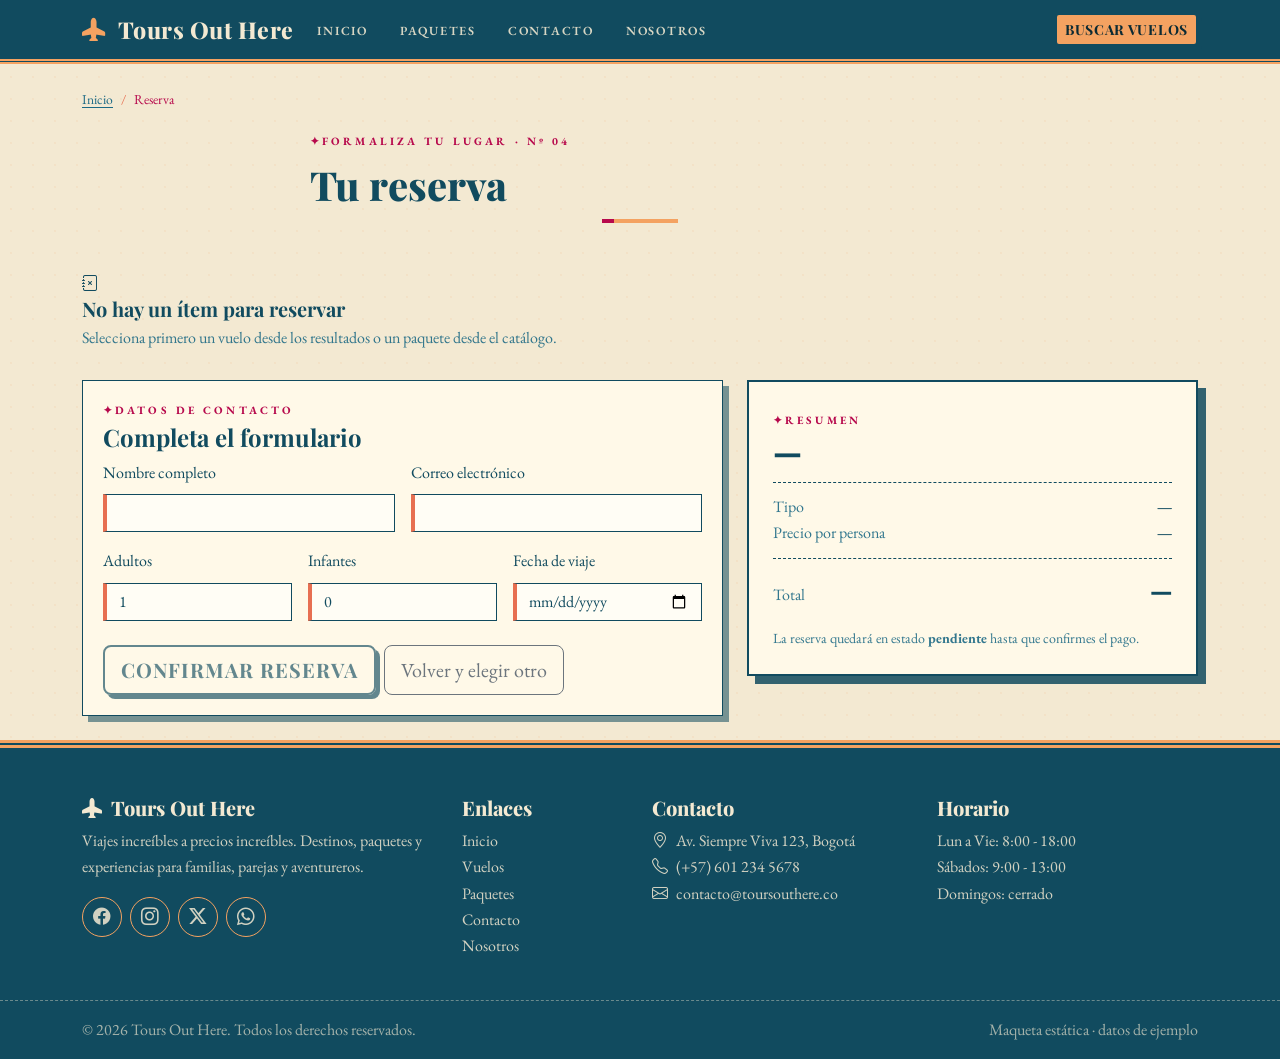
<file: reserva.html>
<!DOCTYPE html>
<html lang="es">
<head>
    <meta charset="UTF-8">
    <meta name="viewport" content="width=device-width, initial-scale=1.0">
    <meta name="description" content="Reserva de vuelo o paquete turístico.">
    <title>Reserva | Tours Out Here</title>
    <link rel="stylesheet" href="vendor/bootstrap/bootstrap.min.css">
    <link rel="stylesheet" href="vendor/bootstrap-icons/bootstrap-icons.min.css">
    <link rel="stylesheet" href="css/styles.css">
</head>
<body>

    <nav class="navbar navbar-expand-lg navbar-site sticky-top">
        <div class="container">
            <a class="navbar-brand" href="index.html"><i class="bi bi-airplane-fill me-2"></i> Tours Out Here</a>
            <button class="navbar-toggler" type="button" data-bs-toggle="collapse" data-bs-target="#navPrincipal" aria-controls="navPrincipal" aria-expanded="false" aria-label="Abrir menú de navegación">
                <span class="navbar-toggler-icon"></span>
            </button>
            <div class="collapse navbar-collapse" id="navPrincipal">
                <ul class="navbar-nav me-auto mb-2 mb-lg-0 gap-lg-3">
                    <li class="nav-item"><a class="nav-link" href="index.html">Inicio</a></li>
                    <li class="nav-item"><a class="nav-link" href="catalogo.html">Paquetes</a></li>
                    <li class="nav-item"><a class="nav-link" href="contacto.html">Contacto</a></li>
                    <li class="nav-item"><a class="nav-link" href="nosotros.html">Nosotros</a></li>
                </ul>
                <a href="buscar.html" class="btn boton-accent btn-sm">Buscar vuelos</a>
            </div>
        </div>
    </nav>

    <main class="container py-4">
        <nav aria-label="breadcrumb">
            <ol class="breadcrumb mb-3">
                <li class="breadcrumb-item"><a href="index.html">Inicio</a></li>
                <li class="breadcrumb-item active" aria-current="page">Reserva</li>
            </ol>
        </nav>

        <div class="section-heading">
            <span class="kicker">Formaliza tu lugar · Nº 04</span>
            <h1 class="mt-2">Tu reserva</h1>
            <div class="text-underline"></div>
        </div>

        <div id="sinItem" class="aviso-sin-item d-none">
            <span class="aviso-icono"><i class="bi bi-journal-x"></i></span>
            <h2 class="h5 fw-bold mb-1">No hay un ítem para reservar</h2>
            <p class="texto-muted mb-0">Selecciona primero un vuelo desde los resultados o un paquete desde el catálogo.</p>
        </div>

        <div class="row g-4 mt-1">
            <div class="col-lg-7 order-2 order-lg-1">
                <div class="panel-info">
                    <span class="kicker mb-1 d-block">Datos de contacto</span>
                    <h2 class="h4 fw-bold">Completa el formulario</h2>

                    <form id="formReserva" class="row g-3 needs-validation" novalidate>
                        <div class="col-md-6">
                            <label for="nombre" class="form-label">Nombre completo</label>
                            <input type="text" class="form-control" id="nombre" required autocomplete="name">
                            <div class="invalid-feedback">Ingresa tu nombre completo.</div>
                        </div>
                        <div class="col-md-6">
                            <label for="correo" class="form-label">Correo electrónico</label>
                            <input type="email" class="form-control" id="correo" required autocomplete="email">
                            <div class="invalid-feedback">Ingresa un correo válido.</div>
                        </div>
                        <div class="col-md-4">
                            <label for="adultos" class="form-label">Adultos</label>
                            <select class="form-select" id="adultos" required>
                                <option value="1" selected>1</option>
                                <option value="2">2</option>
                                <option value="3">3</option>
                                <option value="4">4</option>
                            </select>
                        </div>
                        <div class="col-md-4">
                            <label for="infantes" class="form-label">Infantes</label>
                            <select class="form-select" id="infantes">
                                <option value="0" selected>0</option>
                                <option value="1">1</option>
                            </select>
                        </div>
                        <div class="col-md-4">
                            <label for="fechaReserva" class="form-label">Fecha de viaje</label>
                            <input type="date" class="form-control" id="fechaReserva" required>
                            <div class="invalid-feedback">Selecciona la fecha de tu viaje.</div>
                        </div>
                        <div class="col-12 d-flex flex-wrap gap-2 mt-4">
                            <button type="submit" class="btn boton-accent btn-lg">Confirmar reserva</button>
                            <button type="button" id="btnVolverResumen" class="btn btn-outline-secondary btn-lg d-none">Volver y elegir otro</button>
                        </div>
                    </form>
                </div>
            </div>

            <div class="col-lg-5 order-1 order-lg-2">
                <aside class="ticket mb-4">
                    <span class="kicker">Resumen</span>
                    <h2 class="resumen-titulo" id="resumenTitulo">—</h2>
                    <div class="ticket-linea"></div>
                    <div class="d-flex justify-content-between">
                        <span class="texto-muted">Tipo</span>
                        <span class="fw-bold" id="resumenTipo">—</span>
                    </div>
                    <div class="d-flex justify-content-between">
                        <span class="texto-muted">Precio por persona</span>
                        <span class="fw-bold" id="resumenPrecio">—</span>
                    </div>
                    <div class="ticket-linea"></div>
                    <div class="d-flex justify-content-between align-items-baseline">
                        <span class="texto-muted">Total</span>
                        <span class="precio-valor" id="resumenTotal">—</span>
                    </div>
                    <small class="texto-muted d-block mt-3">La reserva quedará en estado <strong>pendiente</strong> hasta que confirmes el pago.</small>
                </aside>
            </div>
        </div>
    </main>

    <footer class="footer-site pt-5">
        <div class="container">
            <div class="row g-4">
                <div class="col-lg-4 col-md-6">
                    <h5><i class="bi bi-airplane-fill me-1"></i> Tours Out Here</h5>
                    <p>Viajes increíbles a precios increíbles. Destinos, paquetes y experiencias para familias, parejas y aventureros.</p>
                    <div class="d-flex gap-2 mt-3 redes">
                        <a href="#" aria-label="Facebook"><i class="bi bi-facebook"></i></a>
                        <a href="#" aria-label="Instagram"><i class="bi bi-instagram"></i></a>
                        <a href="#" aria-label="X, antes Twitter"><i class="bi bi-twitter-x"></i></a>
                        <a href="#" aria-label="WhatsApp"><i class="bi bi-whatsapp"></i></a>
                    </div>
                </div>
                <div class="col-lg-2 col-md-6">
                    <h5>Enlaces</h5>
                    <ul class="list-unstyled">
                        <li><a href="index.html">Inicio</a></li>
                        <li><a href="buscar.html">Vuelos</a></li>
                        <li><a href="catalogo.html">Paquetes</a></li>
                        <li><a href="contacto.html">Contacto</a></li>
                        <li><a href="nosotros.html">Nosotros</a></li>
                    </ul>
                </div>
                <div class="col-lg-3 col-md-6">
                    <h5>Contacto</h5>
                    <ul class="list-unstyled">
                        <li><i class="bi bi-geo-alt me-2"></i>Av. Siempre Viva 123, Bogotá</li>
                        <li><i class="bi bi-telephone me-2"></i>(+57) 601 234 5678</li>
                        <li><i class="bi bi-envelope me-2"></i>contacto@toursouthere.co</li>
                    </ul>
                </div>
                <div class="col-lg-3 col-md-6">
                    <h5>Horario</h5>
                    <ul class="list-unstyled">
                        <li>Lun a Vie: 8:00 - 18:00</li>
                        <li>Sábados: 9:00 - 13:00</li>
                        <li>Domingos: cerrado</li>
                    </ul>
                </div>
            </div>
        </div>
        <div class="footer-bottom py-3 mt-4">
            <div class="container d-flex flex-column flex-md-row justify-content-between align-items-center gap-2">
                <p class="mb-0">&copy; 2026 Tours Out Here. Todos los derechos reservados.</p>
                <p class="mb-0">Maqueta estática · datos de ejemplo</p>
            </div>
        </div>
    </footer>

    <script src="vendor/bootstrap/bootstrap.bundle.min.js"></script>
    <script src="js/main.js"></script>
</body>
</html>
</file>
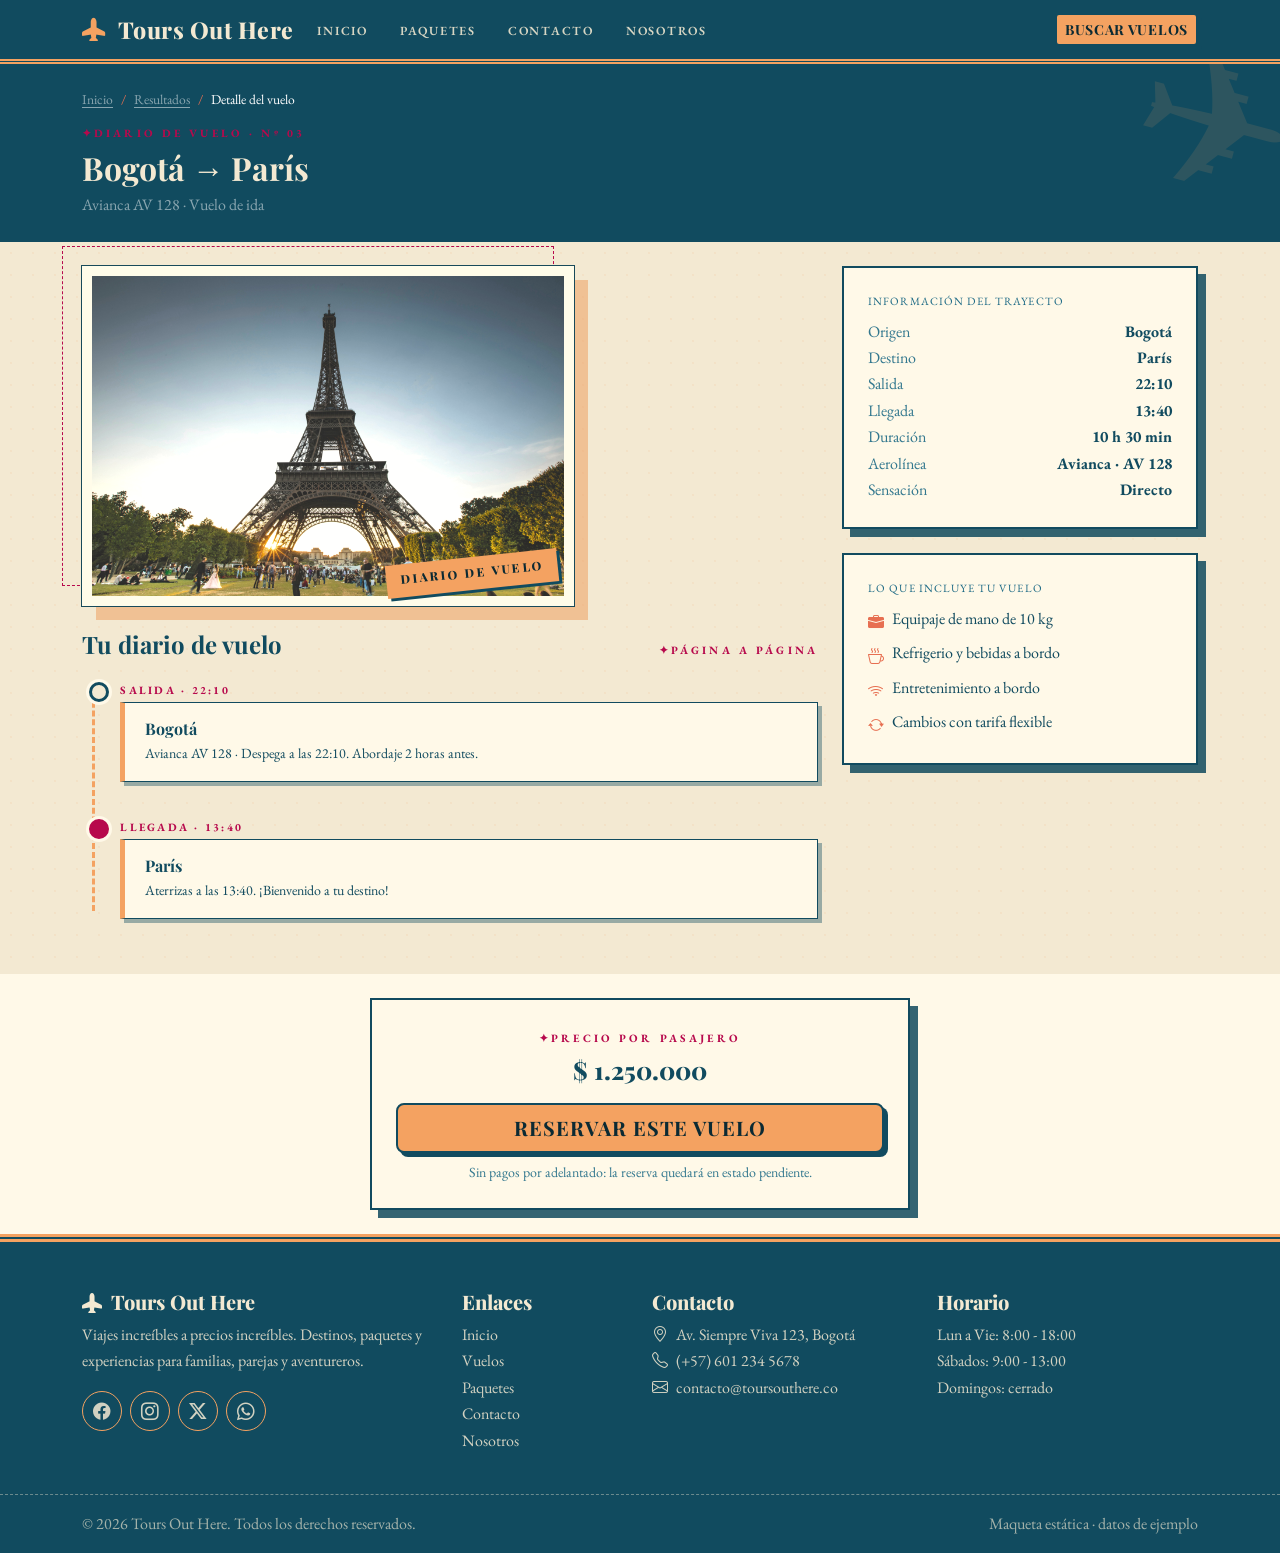
<file: vuelo.html>
<!DOCTYPE html>
<html lang="es">
<head>
    <meta charset="UTF-8">
    <meta name="viewport" content="width=device-width, initial-scale=1.0">
    <meta name="description" content="Detalle del vuelo seleccionado.">
    <title>Detalle de vuelo | Tours Out Here</title>
    <link rel="stylesheet" href="vendor/bootstrap/bootstrap.min.css">
    <link rel="stylesheet" href="vendor/bootstrap-icons/bootstrap-icons.min.css">
    <link rel="stylesheet" href="css/styles.css">
</head>
<body>

    <nav class="navbar navbar-expand-lg navbar-site sticky-top">
        <div class="container">
            <a class="navbar-brand" href="index.html"><i class="bi bi-airplane-fill me-2"></i> Tours Out Here</a>
            <button class="navbar-toggler" type="button" data-bs-toggle="collapse" data-bs-target="#navPrincipal" aria-controls="navPrincipal" aria-expanded="false" aria-label="Abrir menú de navegación">
                <span class="navbar-toggler-icon"></span>
            </button>
            <div class="collapse navbar-collapse" id="navPrincipal">
                <ul class="navbar-nav me-auto mb-2 mb-lg-0 gap-lg-3">
                    <li class="nav-item"><a class="nav-link" href="index.html">Inicio</a></li>
                    <li class="nav-item"><a class="nav-link" href="catalogo.html">Paquetes</a></li>
                    <li class="nav-item"><a class="nav-link" href="contacto.html">Contacto</a></li>
                    <li class="nav-item"><a class="nav-link" href="nosotros.html">Nosotros</a></li>
                </ul>
                <a href="buscar.html" class="btn boton-accent btn-sm">Buscar vuelos</a>
            </div>
        </div>
    </nav>

    <div id="detalleVuelo">
        <section class="detalle-hero py-4">
            <div class="container">
                <nav aria-label="breadcrumb">
                    <ol class="breadcrumb mb-2">
                        <li class="breadcrumb-item"><a href="index.html" class="text-white-50">Inicio</a></li>
                        <li class="breadcrumb-item"><a href="buscar.html" class="text-white-50">Resultados</a></li>
                        <li class="breadcrumb-item active text-white" aria-current="page">Detalle del vuelo</li>
                    </ol>
                </nav>
                <span class="kicker">Diario de vuelo · Nº 03</span>
                <h1 id="vueloTitulo" class="h2 fw-bold mb-1 mt-1">Bogotá → París</h1>
                <p id="vueloResumen" class="mb-0 text-white-50">Avianca AV 128 · Vuelo de ida</p>
            </div>
        </section>

        <main class="container py-4">
            <div class="row g-4">
                <div class="col-lg-8">
                    <figure class="passepartout mb-4">
                        <img id="vueloImagen" src="img/parisFrancia.jpg" alt="Imagen del destino del vuelo" class="img-fluid" style="max-height: 340px;">
                        <span class="rotulo-gira" style="bottom: 1rem; right: 1rem;">Diario de vuelo</span>
                    </figure>

                    <div class="d-flex align-items-baseline justify-content-between mb-3">
                        <h2 class="h4 fw-bold mb-0">Tu diario de vuelo</h2>
                        <span class="kicker">Página a página</span>
                    </div>
                    <div class="diario" id="diarioVuelo"></div>
                </div>

                <aside class="col-lg-4">
                    <div class="ticket mb-4">
                        <p class="duracion-vuelo mb-1">Información del trayecto</p>
                        <div class="d-flex justify-content-between mt-2">
                            <span class="texto-muted">Origen</span>
                            <span class="fw-bold" id="vueloOrigen">Bogotá</span>
                        </div>
                        <div class="d-flex justify-content-between">
                            <span class="texto-muted">Destino</span>
                            <span class="fw-bold" id="vueloDestino">París</span>
                        </div>
                        <div class="d-flex justify-content-between">
                            <span class="texto-muted">Salida</span>
                            <span class="fw-bold" id="vueloSalidaHora">22:10</span>
                        </div>
                        <div class="d-flex justify-content-between">
                            <span class="texto-muted">Llegada</span>
                            <span class="fw-bold" id="vueloLlegadaHora">13:40</span>
                        </div>
                        <div class="d-flex justify-content-between">
                            <span class="texto-muted">Duración</span>
                            <span class="fw-bold" id="vueloDuracion">10 h 30 min</span>
                        </div>
                        <div class="d-flex justify-content-between">
                            <span class="texto-muted">Aerolínea</span>
                            <span class="fw-bold"><span id="vueloAerolinea">Avianca</span> · <span id="vueloCodigo">AV 128</span></span>
                        </div>
                        <div class="d-flex justify-content-between">
                            <span class="texto-muted">Sensación</span>
                            <span class="fw-bold" id="vueloEscalasText">Directo</span>
                        </div>
                    </div>

                    <div class="ticket mb-4">
                        <p class="duracion-vuelo mb-1">Lo que incluye tu vuelo</p>
                        <ul class="lista-incluye list-unstyled mt-2 mb-0">
                            <li class="d-flex align-items-start gap-2 mb-1"><i class="bi bi-briefcase-fill mt-1 icono-incluye"></i><span>Equipaje de mano de 10 kg</span></li>
                            <li class="d-flex align-items-start gap-2 mb-1"><i class="bi bi-cup-hot mt-1 icono-incluye"></i><span>Refrigerio y bebidas a bordo</span></li>
                            <li class="d-flex align-items-start gap-2 mb-1"><i class="bi bi-wifi mt-1 icono-incluye"></i><span>Entretenimiento a bordo</span></li>
                            <li class="d-flex align-items-start gap-2"><i class="bi bi-arrow-repeat mt-1 icono-incluye"></i><span>Cambios con tarifa flexible</span></li>
                        </ul>
                    </div>
                </aside>
            </div>
        </main>

        <section class="section-site section-site--papel py-4">
            <div class="container">
                <div class="ticket text-center mx-auto" style="max-width: 540px;">
                    <span class="kicker">Precio por pasajero</span>
                    <p class="precio-valor mb-1" id="vueloPrecio">$1.250.000</p>
                    <a id="btnReservaVuelo" href="reserva.html" class="btn boton-accent btn-lg w-100 mt-2">Reservar este vuelo</a>
                    <small class="texto-muted d-block mt-2">Sin pagos por adelantado: la reserva quedará en estado pendiente.</small>
                </div>
            </div>
        </section>
    </div>

    <footer class="footer-site pt-5">
        <div class="container">
            <div class="row g-4">
                <div class="col-lg-4 col-md-6">
                    <h5><i class="bi bi-airplane-fill me-1"></i> Tours Out Here</h5>
                    <p>Viajes increíbles a precios increíbles. Destinos, paquetes y experiencias para familias, parejas y aventureros.</p>
                    <div class="d-flex gap-2 mt-3 redes">
                        <a href="#" aria-label="Facebook"><i class="bi bi-facebook"></i></a>
                        <a href="#" aria-label="Instagram"><i class="bi bi-instagram"></i></a>
                        <a href="#" aria-label="X, antes Twitter"><i class="bi bi-twitter-x"></i></a>
                        <a href="#" aria-label="WhatsApp"><i class="bi bi-whatsapp"></i></a>
                    </div>
                </div>
                <div class="col-lg-2 col-md-6">
                    <h5>Enlaces</h5>
                    <ul class="list-unstyled">
                        <li><a href="index.html">Inicio</a></li>
                        <li><a href="buscar.html">Vuelos</a></li>
                        <li><a href="catalogo.html">Paquetes</a></li>
                        <li><a href="contacto.html">Contacto</a></li>
                        <li><a href="nosotros.html">Nosotros</a></li>
                    </ul>
                </div>
                <div class="col-lg-3 col-md-6">
                    <h5>Contacto</h5>
                    <ul class="list-unstyled">
                        <li><i class="bi bi-geo-alt me-2"></i>Av. Siempre Viva 123, Bogotá</li>
                        <li><i class="bi bi-telephone me-2"></i>(+57) 601 234 5678</li>
                        <li><i class="bi bi-envelope me-2"></i>contacto@toursouthere.co</li>
                    </ul>
                </div>
                <div class="col-lg-3 col-md-6">
                    <h5>Horario</h5>
                    <ul class="list-unstyled">
                        <li>Lun a Vie: 8:00 - 18:00</li>
                        <li>Sábados: 9:00 - 13:00</li>
                        <li>Domingos: cerrado</li>
                    </ul>
                </div>
            </div>
        </div>
        <div class="footer-bottom py-3 mt-4">
            <div class="container d-flex flex-column flex-md-row justify-content-between align-items-center gap-2">
                <p class="mb-0">&copy; 2026 Tours Out Here. Todos los derechos reservados.</p>
                <p class="mb-0">Maqueta estática · datos de ejemplo</p>
            </div>
        </div>
    </footer>

    <script src="vendor/bootstrap/bootstrap.bundle.min.js"></script>
    <script src="js/main.js"></script>
</body>
</html>
</file>
<file: css/styles.css>
/* ============================================================
   AGENCIA DE VIAJES — Tema "Costa Retro / Editorial"
   Paleta: Crema Vintage #F3E9D2 · Verde Menta #114B5F
           Naranja Melocotón #F4A261 · Rojo Ladrillo #B7094C
   ============================================================ */

/* ---------- Tipografías locales (variable) ---------- */
@font-face {
  font-family: 'Playfair Display';
  font-style: normal;
  font-weight: 100 900;
  font-display: swap;
  src: url('../vendor/fonts/playfair-var.woff2') format('woff2');
}
@font-face {
  font-family: 'Playfair Display';
  font-style: italic;
  font-weight: 100 900;
  font-display: swap;
  src: url('../vendor/fonts/playfair-italic-var.woff2') format('woff2');
}
@font-face {
  font-family: 'EB Garamond';
  font-style: normal;
  font-weight: 100 900;
  font-display: swap;
  src: url('../vendor/fonts/ebgaramond-var.woff2') format('woff2');
}
@font-face {
  font-family: 'EB Garamond';
  font-style: italic;
  font-weight: 100 900;
  font-display: swap;
  src: url('../vendor/fonts/ebgaramond-italic-var.woff2') format('woff2');
}

/* ---------- Tokens ---------- */
:root {
  --crema: #F3E9D2;
  --papel: #FFF9E8;
  --tinta: #114B5F;
  --tinta-clara: #1D6A85;
  --melocoton: #F4A261;
  --melocoton-oscuro: #E76F51;
  --ladrillo: #B7094C;
  --ff-titulo: 'Playfair Display', Georgia, 'Times New Roman', serif;
  --ff-cuerpo: 'EB Garamond', Georgia, 'Times New Roman', serif;

  --bs-primary: var(--melocoton);
  --bs-primary-rgb: 244, 162, 97;
  --bs-body-bg: var(--crema);
  --bs-body-color: var(--tinta);
  --bs-body-font-family: var(--ff-cuerpo);
  --bs-link-color: var(--tinta);
  --bs-link-hover-color: var(--ladrillo);
  --bs-card-border-width: 0;
}

/* ---------- Base ---------- */
html {
  scroll-behavior: smooth;
}
body {
  background-color: var(--crema);
  color: var(--tinta);
  font-family: var(--ff-cuerpo);
  line-height: 1.65;
  background-image:
    radial-gradient(rgba(244, 162, 97, 0.10) 1px, transparent 1px);
  background-size: 22px 22px;
}
h1, h2, h3, h4, h5, h6 {
  font-family: var(--ff-titulo);
  font-weight: 800;
  color: var(--tinta);
}
a {
  color: var(--tinta);
  text-decoration-thickness: 0.07em;
  text-underline-offset: 3px;
}
a:hover { color: var(--ladrillo); }
::selection { background: var(--melocoton); color: #0B2A33; }

.kicker {
  display: inline-block;
  text-transform: uppercase;
  letter-spacing: 0.28em;
  font-size: 0.7rem;
  font-weight: 700;
  color: var(--ladrillo);
}
.kicker::before { content: "✦ "; letter-spacing: 0; }
.texto-muted { color: var(--tinta-clara); opacity: 0.9; }
.text-primary { color: var(--ladrillo) !important; }
.icono-incluye { color: var(--melocoton-oscuro); }

.breadcrumb { font-size: 0.85rem; }
.breadcrumb a { color: var(--tinta-clara); }
.breadcrumb-item.active { color: var(--ladrillo); }
.breadcrumb-item + .breadcrumb-item::before { color: var(--melocoton-oscuro); }

/* ---------- Botones ---------- */
.btn-primary {
  --bs-btn-bg: var(--melocoton);
  --bs-btn-border-color: var(--melocoton);
  --bs-btn-color: #0B2A33;
  --bs-btn-hover-bg: var(--melocoton-oscuro);
  --bs-btn-hover-border-color: var(--melocoton-oscuro);
  --bs-btn-hover-color: #fff;
  --bs-btn-active-bg: var(--melocoton-oscuro);
  --bs-btn-focus-shadow-rgb: 244, 162, 97;
  font-family: var(--ff-titulo);
  font-weight: 700;
}
.btn-outline-primary {
  --bs-btn-color: var(--tinta);
  --bs-btn-border-color: var(--tinta);
  --bs-btn-hover-bg: var(--tinta);
  --bs-btn-hover-color: var(--crema);
  --bs-btn-hover-border-color: var(--tinta);
  --bs-btn-active-bg: var(--tinta);
  --bs-btn-focus-shadow-rgb: 17, 75, 95;
  font-family: var(--ff-titulo);
  font-weight: 700;
}
.boton-accent {
  background-color: var(--melocoton);
  border: 2px solid var(--tinta);
  color: #0B2A33;
  font-family: var(--ff-titulo);
  font-weight: 700;
  letter-spacing: 0.05em;
  text-transform: uppercase;
  box-shadow: 4px 4px 0 var(--tinta);
  transition: transform 0.15s ease, box-shadow 0.15s ease, background-color 0.2s ease;
}
.boton-accent:hover,
.boton-accent:focus {
  background-color: var(--melocoton-oscuro);
  border-color: var(--tinta);
  color: #fff;
  transform: translate(-2px, -2px);
  box-shadow: 6px 6px 0 var(--tinta);
}
.btn-ver-mas {
  border: 1px solid var(--tinta);
  background: var(--papel);
  color: var(--tinta);
  text-transform: uppercase;
  letter-spacing: 0.16em;
  font-size: 0.76rem;
  font-weight: 700;
  padding: 0.55rem 1rem;
  transition: background-color 0.2s ease, color 0.2s ease, transform 0.15s ease;
}
.btn-ver-mas:hover {
  background: var(--melocoton);
  border-color: var(--melocoton);
  color: #0B2A33;
  transform: translateX(4px);
}

/* ---------- Cabecera (masthead) ---------- */
.navbar-site {
  background: var(--tinta);
  border-bottom: 5px double var(--melocoton);
  padding-top: 0.35rem;
  padding-bottom: 0.35rem;
}
.navbar-site .navbar-brand {
  font-family: var(--ff-titulo);
  font-weight: 800;
  font-size: 1.45rem;
  color: var(--crema);
  letter-spacing: 0.02em;
}
.navbar-site .navbar-brand i { color: var(--melocoton); }
.navbar-site .nav-link {
  color: rgba(243, 233, 210, 0.88);
  font-weight: 600;
  text-transform: uppercase;
  letter-spacing: 0.14em;
  font-size: 0.78rem;
  border-bottom: 2px solid transparent;
  padding-bottom: 0.15rem;
}
.navbar-site .nav-link:hover { color: var(--crema); border-bottom-color: var(--melocoton); }
.navbar-site .nav-link.active { color: var(--melocoton); border-bottom-color: var(--melocoton); }
.navbar-site .navbar-toggler { border-color: rgba(243, 233, 210, 0.5); }
.navbar-site .navbar-toggler-icon { filter: invert(1); }

/* ---------- Hero editorial (sin imagen de fondo) ---------- */
.hero {
  position: relative;
  padding: 4rem 0 3rem;
  overflow: hidden;
}
.hero-marca {
  position: absolute;
  font-family: var(--ff-titulo);
  font-weight: 800;
  font-size: clamp(6rem, 16vw, 13rem);
  line-height: 1;
  color: var(--melocoton);
  opacity: 0.16;
  right: -2rem;
  top: -1.5rem;
  transform: rotate(7deg);
  pointer-events: none;
  user-select: none;
}
.hero-titulo {
  font-size: clamp(2.8rem, 6vw, 5rem);
  font-weight: 800;
  line-height: 1.02;
  color: var(--tinta);
}
.hero-titulo em {
  color: var(--ladrillo);
  font-style: italic;
}
.hero-lead {
  font-size: 1.3rem;
  font-style: italic;
  color: var(--tinta-clara);
  max-width: 34rem;
}

/* Pasepartout (marco editorial para imágenes) */
.passepartout {
  position: relative;
  display: inline-block;
}
.passepartout img {
  position: relative;
  z-index: 1;
  border: 10px solid var(--papel);
  outline: 1px solid var(--tinta);
  box-shadow: 14px 14px 0 rgba(244, 162, 97, 0.6);
  filter: saturate(0.92) sepia(0.06);
}
.passepartout::before {
  content: "";
  position: absolute;
  inset: -20px 20px 20px -20px;
  border: 1.5px dashed var(--ladrillo);
  z-index: 0;
}
.rotulo-gira {
  position: absolute;
  z-index: 2;
  background: var(--melocoton);
  color: #0B2A33;
  border: 0;
  font-family: var(--ff-titulo);
  font-weight: 800;
  font-size: 0.75rem;
  letter-spacing: 0.18em;
  text-transform: uppercase;
  padding: 0.4rem 0.9rem;
  transform: rotate(-6deg);
  box-shadow: 3px 3px 0 var(--tinta);
}
.sello-precio {
  background: var(--ladrillo);
  color: var(--crema);
  border: 0;
  padding: 0.5rem 1.1rem;
  transform: rotate(4deg);
  box-shadow: 3px 3px 0 var(--tinta);
}

/* ---------- Buscador / selector por Mood ---------- */
.buscador {
  position: relative;
  z-index: 5;
  background: var(--papel);
  border: 2px solid var(--tinta);
  box-shadow: 10px 10px 0 rgba(17, 75, 95, 0.9);
  padding: 1.6rem;
  margin-top: -4.5rem;
}
.buscador .form-label,
.mood-label {
  display: block;
  text-transform: uppercase;
  letter-spacing: 0.16em;
  font-size: 0.7rem;
  font-weight: 700;
  color: var(--ladrillo);
  margin-bottom: 0.4rem;
}
.mood-group-title {
  font-family: var(--ff-titulo);
  font-weight: 700;
  font-size: 1.05rem;
  color: var(--tinta);
}
.mood-chip {
  display: inline-flex;
  align-items: center;
  gap: 0.5rem;
  border: 1.5px solid var(--tinta);
  border-radius: 999px;
  padding: 0.45rem 1rem;
  background: var(--papel);
  color: var(--tinta);
  font-weight: 600;
  cursor: pointer;
  font-size: 0.95rem;
  transition: transform 0.15s ease, background-color 0.2s ease, box-shadow 0.2s ease;
}
.mood-chip:hover {
  transform: translateY(-2px) rotate(-1deg);
}
.mood-chip.active {
  background: var(--melocoton);
  border-color: var(--melocoton);
  color: #0B2A33;
  box-shadow: 3px 3px 0 var(--ladrillo);
}
.form-control, .form-select {
  background: #FFFDF5;
  border: 1px solid var(--tinta);
  border-left: 4px solid var(--melocoton-oscuro);
  border-radius: 0;
  color: var(--tinta);
}
.form-control:focus, .form-select:focus {
  border-color: var(--melocoton);
  box-shadow: 0 0 0 0.2rem rgba(244, 162, 97, 0.25);
}
.form-select { border-radius: 0; }

/* ---------- Secciones ---------- */
.section-site { padding: 4.5rem 0; }
.section-site--papel { background: var(--papel); }
.section-heading { max-width: 660px; margin: 0 auto 3rem; }
.section-heading h2 {
  font-size: clamp(1.8rem, 4vw, 2.9rem);
  font-weight: 800;
}
.text-underline {
  width: 76px;
  height: 4px;
  border-radius: 0;
  background: var(--melocoton);
  margin: 0.6rem auto 1rem;
  border-left: 12px solid var(--ladrillo);
}
.section-heading p { color: var(--tinta-clara); font-style: italic; }

/* ---------- Marcas ilustradas / pins ---------- */
.pin-destino {
  position: absolute;
  z-index: 3;
  top: -0.6rem;
  left: 1.2rem;
  width: 20px;
  height: 20px;
  border-radius: 50% 50% 50% 0;
  transform: rotate(-45deg);
  background: var(--ladrillo);
  border: 2px solid var(--papel);
}
.pin-destino::after {
  content: "";
  position: absolute;
  inset: 4px;
  border-radius: 50%;
  background: var(--crema);
}
.num-placa {
  position: absolute;
  z-index: 3;
  top: 0.8rem;
  right: -0.4rem;
  background: var(--tinta);
  color: var(--crema);
  font-family: var(--ff-titulo);
  font-weight: 800;
  font-size: 0.72rem;
  letter-spacing: 0.2em;
  padding: 0.35rem 0.7rem;
  transform: rotate(3deg);
  box-shadow: 2px 2px 0 var(--melocoton);
}

/* ---------- Cards de destinos ---------- */
.card-destino,
.card-paquete {
  border: 1.5px solid var(--tinta);
  background: var(--papel);
  border-radius: 0;
  box-shadow: 6px 6px 0 var(--tinta);
  transition: transform 0.22s ease, box-shadow 0.22s ease;
  position: relative;
}
.card-destino:hover,
.card-paquete:hover {
  transform: translate(-3px, -6px) rotate(-0.75deg);
  box-shadow: 12px 14px 0 rgba(17, 75, 95, 0.85);
}
.card-destino .card-img-top,
.card-paquete .card-img-top {
  height: 220px;
  object-fit: cover;
  filter: saturate(0.95) sepia(0.08);
  border-bottom: 1.5px solid var(--tinta);
}
.card-destino .card-body h3,
.card-paquete .card-body h2 {
  font-family: var(--ff-titulo);
  font-weight: 800;
}
.precio-desde {
  text-transform: uppercase;
  letter-spacing: 0.18em;
  font-size: 0.68rem;
  font-weight: 700;
  color: var(--ladrillo);
  margin: 0;
}
.precio-valor {
  font-family: var(--ff-titulo);
  font-weight: 800;
  font-size: 1.55rem;
  color: var(--tinta);
}
.ticket-linea { border-top: 1px dashed var(--tinta); margin: 0.7rem 0; }

/* ---------- Resultados / vuelos ---------- */
.flight-card {
  background: var(--papel);
  border: 1px solid var(--tinta);
  border-left: 6px solid var(--melocoton);
  border-radius: 0;
  box-shadow: 4px 4px 0 rgba(17, 75, 95, 0.6);
  transition: transform 0.18s ease, box-shadow 0.18s ease;
  position: relative;
}
.flight-card:hover {
  transform: translateY(-3px);
  box-shadow: 8px 9px 0 rgba(17, 75, 95, 0.85);
}
.hora-vuelo {
  font-family: var(--ff-titulo);
  font-weight: 800;
  font-size: 1.45rem;
  color: var(--tinta);
}
.duracion-vuelo {
  text-transform: uppercase;
  letter-spacing: 0.1em;
  font-size: 0.7rem;
  color: var(--tinta-clara);
}
.icono-vuelo { color: var(--melocoton-oscuro); }
.badge-escala {
  background: var(--crema);
  border: 1px solid var(--ladrillo);
  color: var(--ladrillo);
  text-transform: uppercase;
  letter-spacing: 0.1em;
  font-size: 0.66rem;
  font-weight: 700;
}
.logo-aerolinea {
  width: 46px;
  height: 46px;
  border-radius: 50%;
  display: flex;
  align-items: center;
  justify-content: center;
  font-weight: 800;
  font-family: var(--ff-titulo);
  color: #fff;
  border: 2px solid var(--papel);
  box-shadow: 0 0 0 2px var(--tinta);
  flex-shrink: 0;
}
.precio-sello {
  display: inline-block;
  background: var(--melocoton);
  border: 2px solid var(--tinta);
  color: #0B2A33;
  font-family: var(--ff-titulo);
  font-weight: 800;
  font-size: 1.3rem;
  padding: 0.35rem 0.8rem;
  transform: rotate(-2deg);
  box-shadow: 3px 3px 0 var(--tinta);
}

/* ---------- Paneles de filtros ---------- */
.panel-filtros,
.panel-info {
  background: var(--papel);
  border: 1px solid var(--tinta);
  border-radius: 0;
  padding: 1.25rem;
  box-shadow: 6px 6px 0 rgba(17, 75, 95, 0.55);
  position: relative;
}
.panel-filtros h5,
.panel-info h5 { font-family: var(--ff-titulo); font-weight: 800; }
.panel-filtros .titulo-filtro {
  text-transform: uppercase;
  letter-spacing: 0.18em;
  font-size: 0.72rem;
  font-weight: 700;
  color: var(--ladrillo);
  border-bottom: 2px solid var(--melocoton);
  padding-bottom: 0.4rem;
}

/* ---------- Diario de viaje (timeline) ---------- */
.diario { position: relative; padding-left: 2.4rem; }
.diario::before {
  content: "";
  position: absolute;
  left: 10px;
  top: 8px;
  bottom: 8px;
  border-left: 3px dashed var(--melocoton);
}
.diario-item {
  position: relative;
  margin-bottom: 1.9rem;
  opacity: 0;
  transform: translateY(30px);
  transition: opacity 0.6s ease, transform 0.6s ease;
}
.diario-item.visible { opacity: 1; transform: none; }
.diario-item::before {
  content: "";
  position: absolute;
  left: -1.95rem;
  top: 0.4rem;
  width: 20px;
  height: 20px;
  border-radius: 50%;
  background: var(--crema);
  border: 3px solid var(--tinta);
  box-shadow: 0 0 0 3px var(--papel);
  z-index: 1;
}
.diario-item--final::before {
  background: var(--ladrillo);
  border-color: var(--ladrillo);
}
.diario-fecha {
  text-transform: uppercase;
  letter-spacing: 0.2em;
  font-size: 0.7rem;
  font-weight: 700;
  color: var(--ladrillo);
}
.diario-nodo {
  background: var(--papel);
  border: 1px solid var(--tinta);
  border-left: 5px solid var(--melocoton);
  padding: 1rem 1.2rem;
  box-shadow: 4px 4px 0 rgba(17, 75, 95, 0.4);
  transition: transform 0.25s ease, box-shadow 0.25s ease;
}
.diario-item:hover .diario-nodo {
  transform: translateY(-3px);
  box-shadow: 7px 8px 0 rgba(17, 75, 95, 0.7);
}

/* ---------- Detalle editorial ---------- */
.detalle-hero {
  background: var(--tinta);
  color: var(--crema);
  position: relative;
  overflow: hidden;
}
.detalle-hero::after {
  content: "✈";
  position: absolute;
  right: -1rem;
  bottom: -2.5rem;
  font-size: 12rem;
  color: var(--melocoton);
  opacity: 0.12;
  transform: rotate(15deg);
}
.detalle-hero h1 { color: var(--crema); font-weight: 800; }
.detalle-hero .breadcrumb-item.active { color: var(--melocoton); }

/* ---------- Ticket de resumen / reserva ---------- */
.resumen-box,
.ticket {
  background: var(--papel);
  border: 2px solid var(--tinta);
  border-radius: 0;
  padding: 1.5rem;
  position: relative;
  box-shadow: 8px 8px 0 rgba(17, 75, 95, 0.85);
}
.resumen-total {
  font-family: var(--ff-titulo);
  font-weight: 800;
  font-size: 1.9rem;
  color: var(--ladrillo);
}
.sello-gran {
  display: inline-block;
  border: 3px dashed var(--ladrillo);
  color: var(--ladrillo);
  font-family: var(--ff-titulo);
  font-weight: 800;
  letter-spacing: 0.2em;
  padding: 0.5rem 1.2rem;
  transform: rotate(-2deg);
}

/* ---------- Confirmación ---------- */
.confirmacion-icon {
  width: 96px;
  height: 96px;
  border-radius: 50%;
  background: var(--melocoton);
  color: #0B2A33;
  border: 3px dashed var(--tinta);
  display: flex;
  align-items: center;
  justify-content: center;
  margin: 0 auto;
  font-size: 3rem;
  box-shadow: 6px 6px 0 var(--tinta);
}

/* ---------- Testimonios (cita editorial) ---------- */
.testimonio {
  position: relative;
  padding: 1.6rem 1.2rem 1.2rem;
  height: 100%;
}
.testimonio::before {
  content: "“";
  font-family: var(--ff-titulo);
  font-weight: 800;
  font-size: 5rem;
  line-height: 1;
  color: var(--melocoton);
  position: absolute;
  top: -0.4rem;
  left: 0.8rem;
  opacity: 0.7;
}
.testimonio blockquote {
  font-style: italic;
  font-size: 1.1rem;
  position: relative;
}
.estrellas { color: var(--melocoton-oscuro); }
.avatar-testimonio {
  width: 48px;
  height: 48px;
  border-radius: 50%;
  display: flex;
  align-items: center;
  justify-content: center;
  font-weight: 800;
  font-family: var(--ff-titulo);
  color: #0B2A33;
  background: var(--melocoton);
  border: 2px solid var(--tinta);
  flex-shrink: 0;
}

/* ---------- Lista de incluye ---------- */
.lista-incluye li { gap: 0.6rem; }

/* ---------- Footer ---------- */
.footer-site {
  background: var(--tinta);
  color: rgba(243, 233, 210, 0.85);
  border-top: 8px double var(--melocoton);
}
.footer-site h5 {
  color: var(--crema);
  font-weight: 800;
}
.footer-site a {
  color: rgba(243, 233, 210, 0.85);
  text-decoration: none;
  border-bottom: 1px dotted transparent;
}
.footer-site a:hover { color: var(--melocoton); border-bottom-color: var(--melocoton); }
.footer-site .redes a {
  width: 40px;
  height: 40px;
  border: 1.5px solid var(--melocoton);
  border-radius: 50%;
  display: inline-flex;
  align-items: center;
  justify-content: center;
  font-size: 1.1rem;
  transition: background-color 0.2s ease, color 0.2s ease;
}
.footer-site .redes a:hover {
  background: var(--melocoton);
  color: #0B2A33;
}
.footer-bottom {
  border-top: 1px dashed rgba(243, 233, 210, 0.4);
  color: rgba(243, 233, 210, 0.65);
}

/* ---------- Accesibilidad / movimiento ---------- */
.reveal {
  opacity: 0;
  transform: translateY(26px);
  transition: opacity 0.65s ease, transform 0.65s ease;
}
.reveal.visible { opacity: 1; transform: none; }
@media (prefers-reduced-motion: reduce) {
  html { scroll-behavior: auto; }
  .reveal, .diario-item { opacity: 1 !important; transform: none !important; transition: none !important; }
  .boton-accent, .card-destino:hover, .card-paquete:hover, .flight-card {
    transform: none !important;
    transition: none !important;
  }
}

@media (max-width: 991.98px) {
  .desplaza { margin-top: 0 !important; }
  .buscador { margin-top: -3rem; }
}
.desplaza { margin-top: 2.5rem; }
</file>
